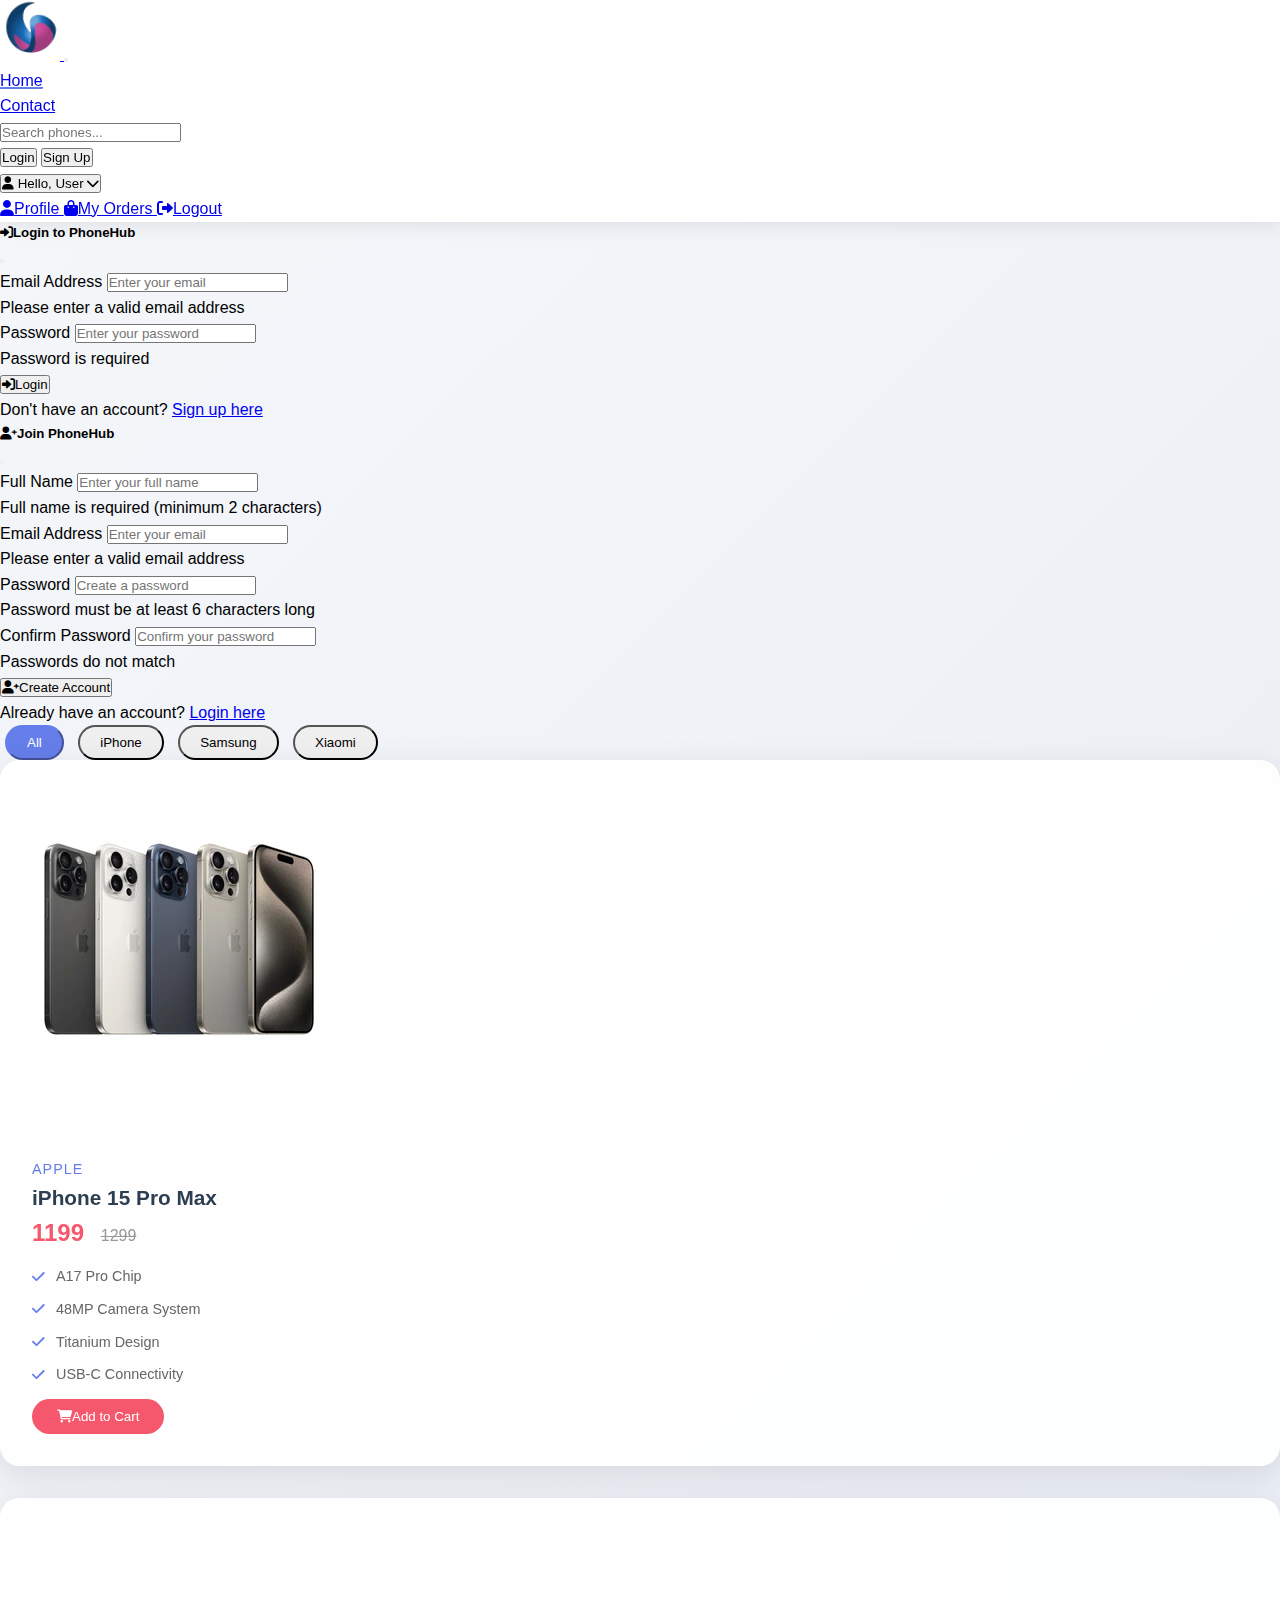
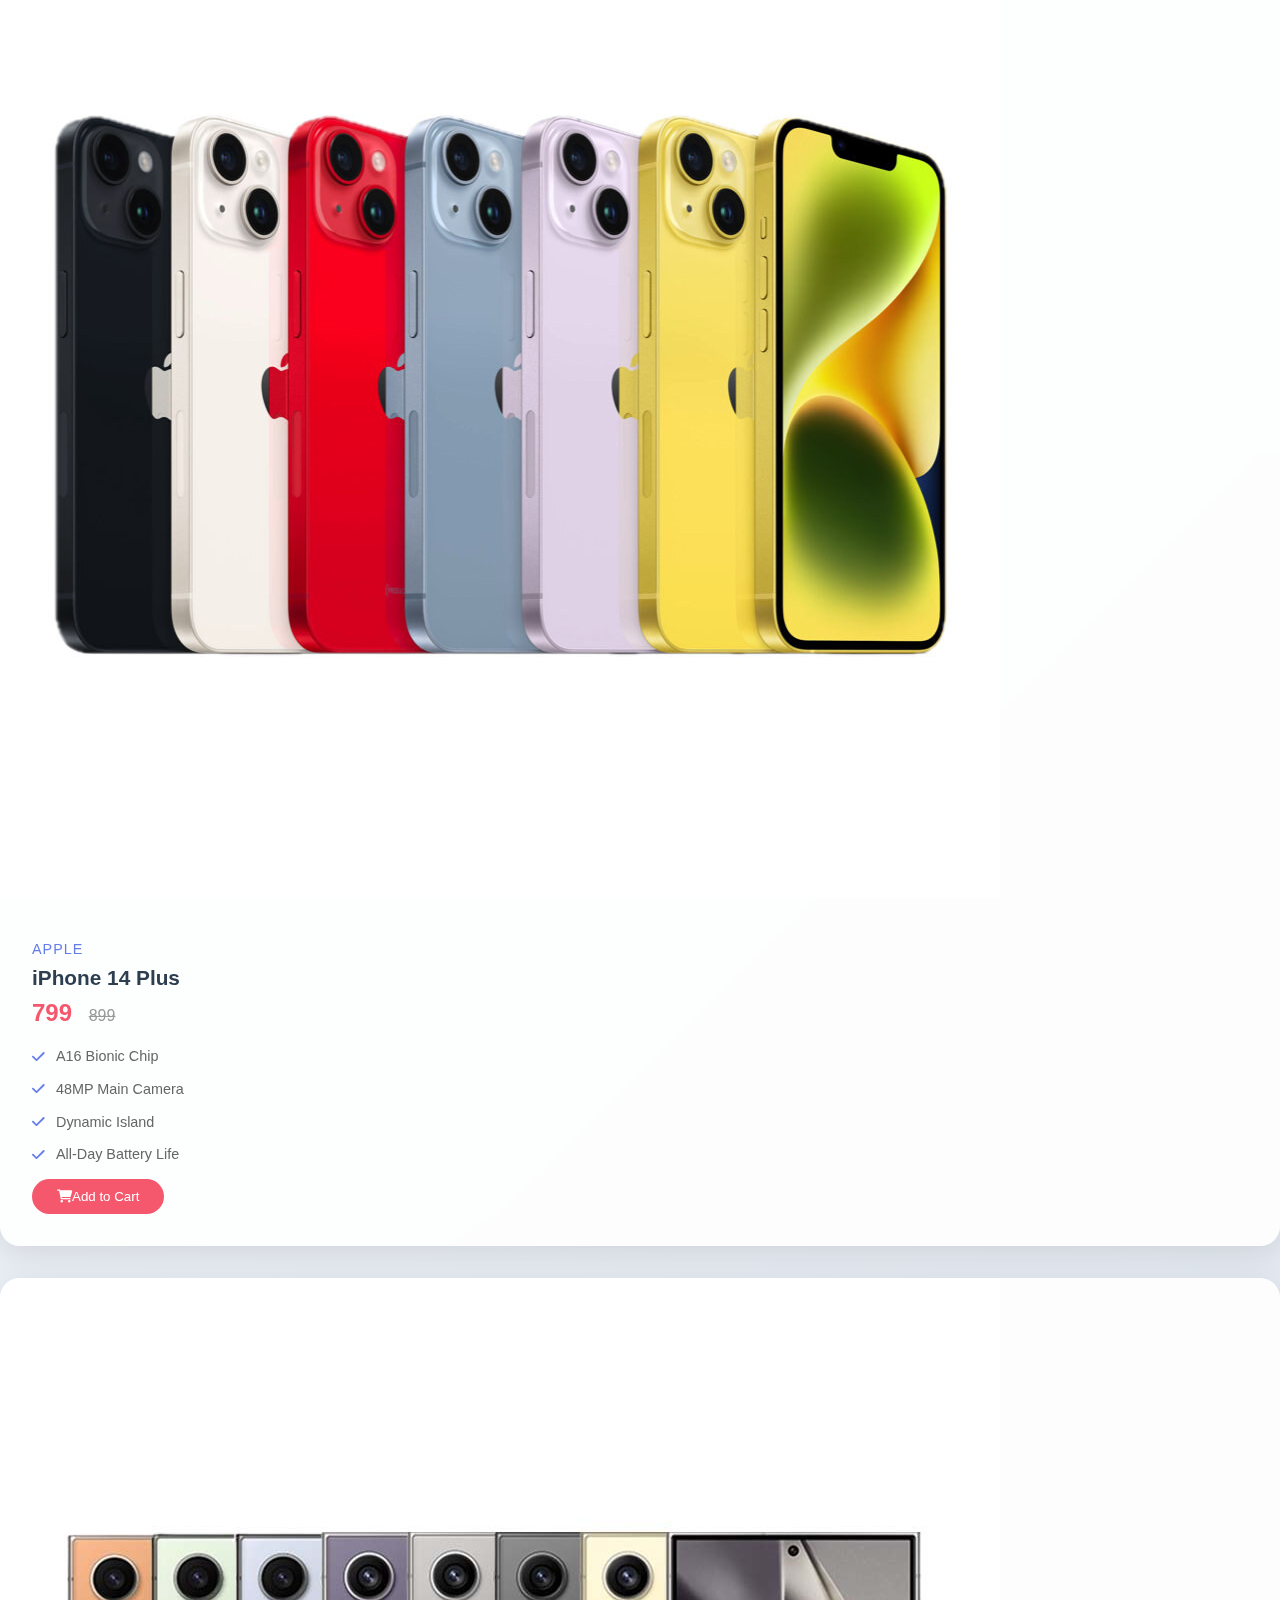
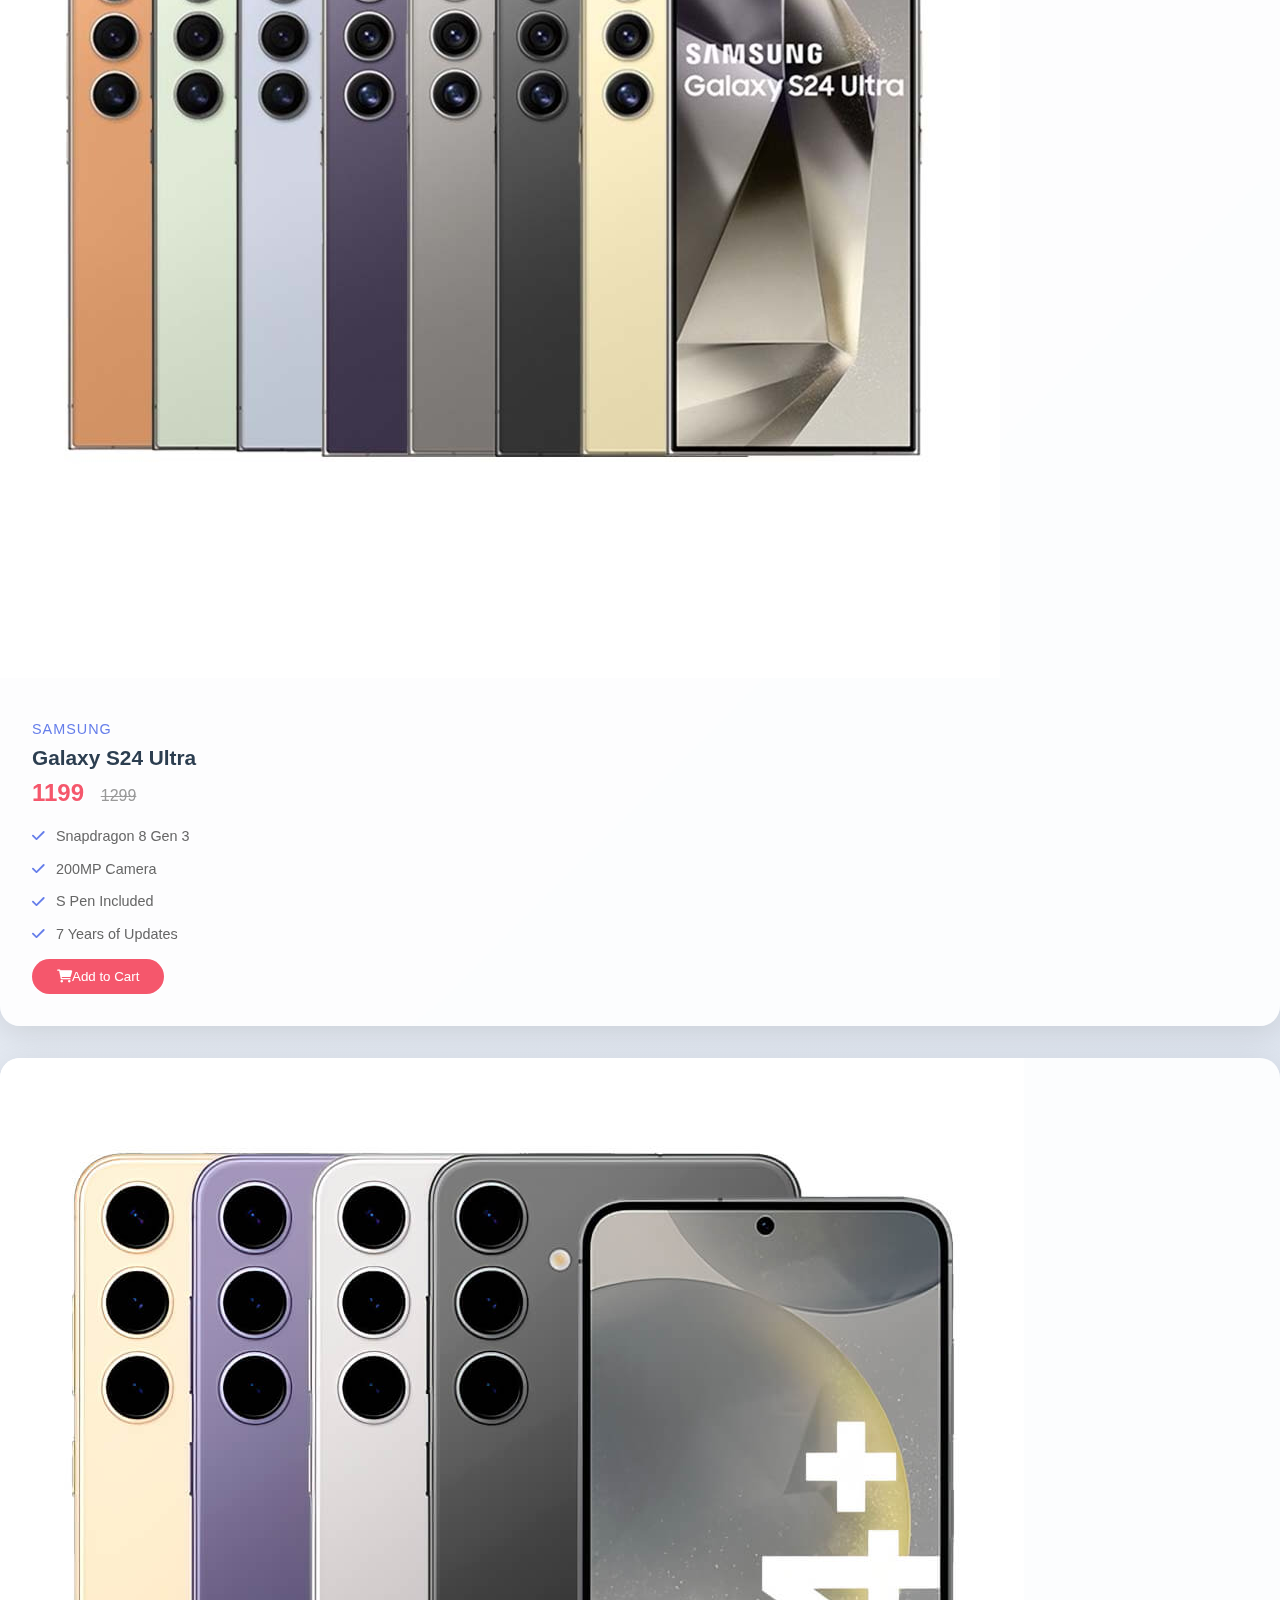
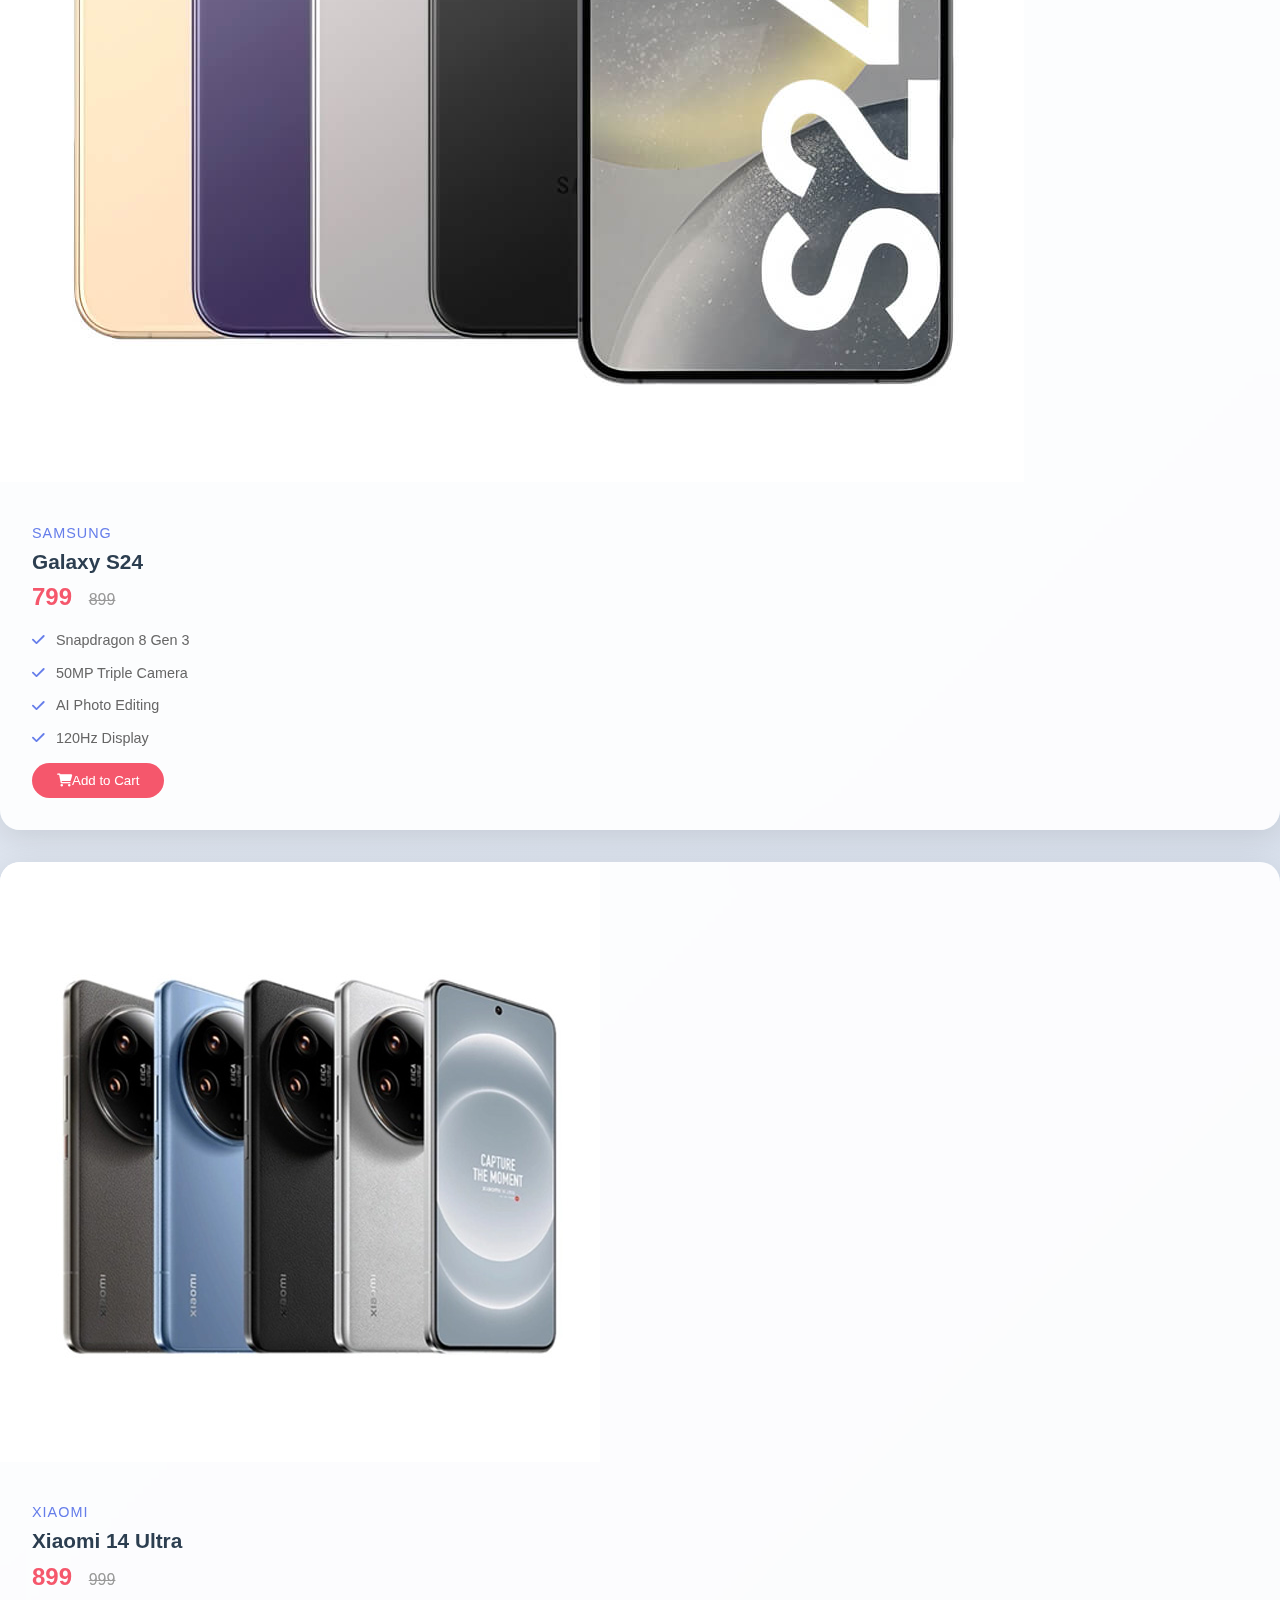
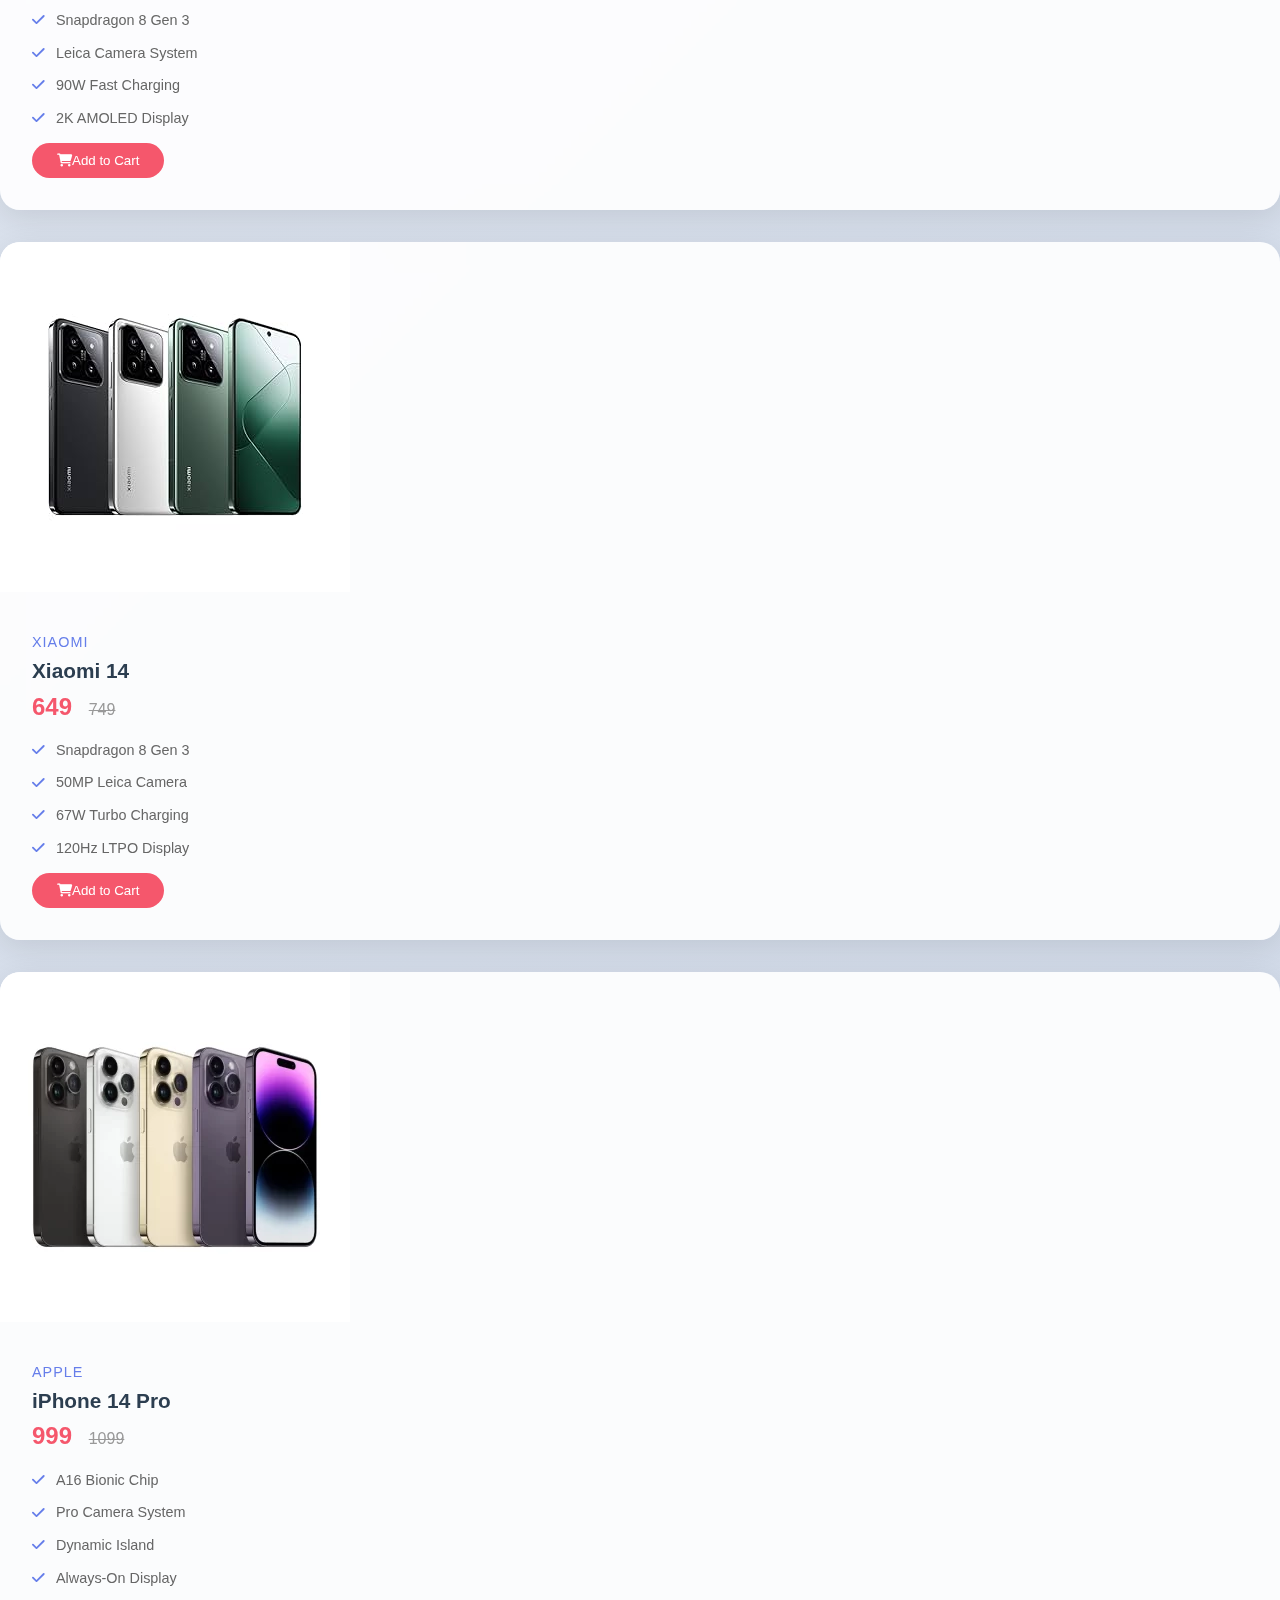
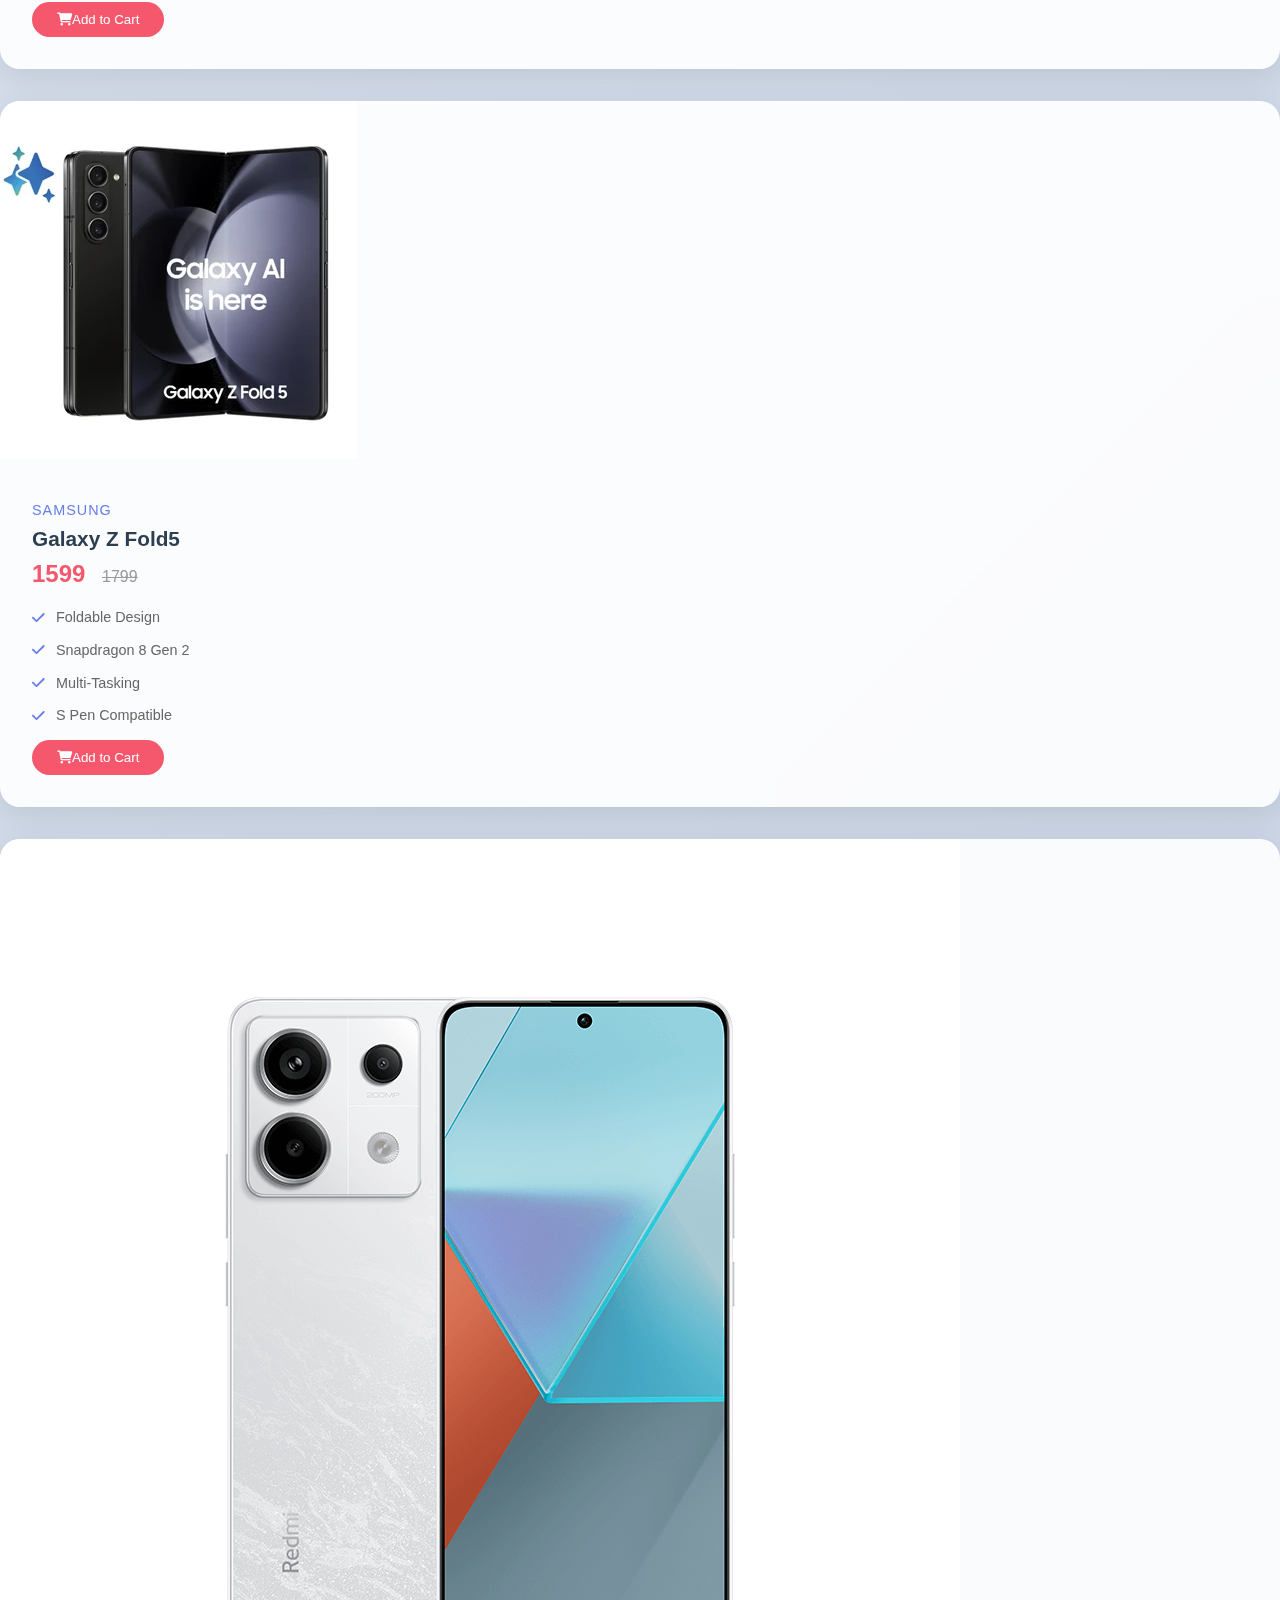
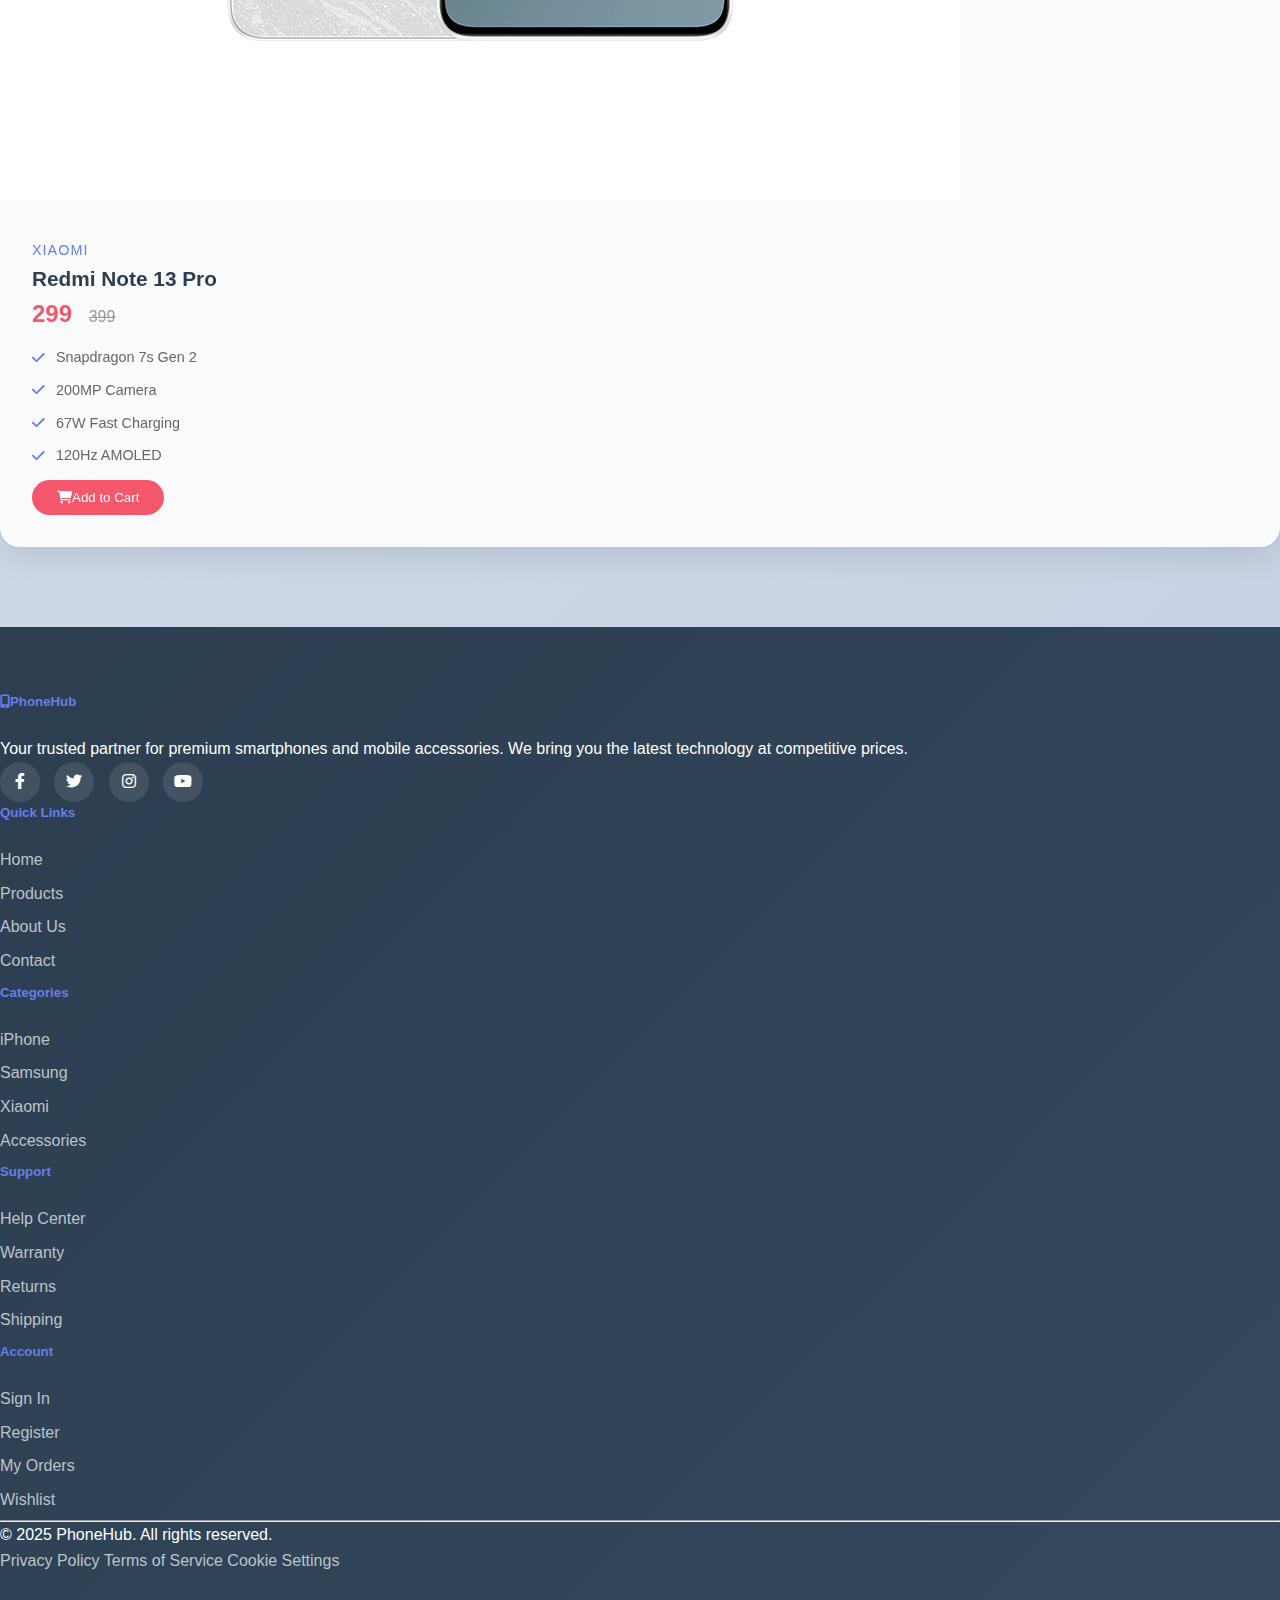
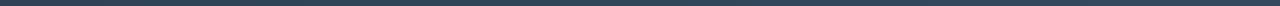
<file: index.html>
<!DOCTYPE html>
<html lang="en">
    <head>
        <meta charset="UTF-8" />
        <meta name="viewport" content="width=device-width, initial-scale=1.0" />
        <link
            href="https://cdn.jsdelivr.net/npm/bootstrap@5.3.7/dist/css/bootstrap.min.css"
            rel="stylesheet"
            integrity="sha384-LN+7fdVzj6u52u30Kp6M/trliBMCMKTyK833zpbD+pXdCLuTusPj697FH4R/5mcr"
            crossorigin="anonymous"
        />
        <link
            href="https://cdnjs.cloudflare.com/ajax/libs/font-awesome/6.0.0/css/all.min.css"
            rel="stylesheet"
        />
        <title>PhoneHub - Premium Mobile Store</title>
        <link rel="stylesheet" href="./css/styles.css" />
    </head>
    <body>
        <!-- Header -->
        <header>
            <nav class="navbar navbar-expand-lg bg-body-tertiary px-5">
                <div class="container-fluid">
                    <a class="navbar-brand" href="index.html">
                        <img
                            src="./assets/logo.png"
                            alt="logo"
                            style="width: 60px"
                        />
                    </a>

                    <!-- button for mobile -->
                    <button
                        class="navbar-toggler"
                        type="button"
                        data-bs-toggle="collapse"
                        data-bs-target="#navbarNav"
                        aria-controls="navbarNav"
                        aria-expanded="false"
                        aria-label="Toggle navigation"
                    >
                        <span class="navbar-toggler-icon"></span>
                    </button>

                    <div class="collapse navbar-collapse" id="navbarNav">
                        <ul class="navbar-nav me-auto mb-2 mb-lg-0 gap-3">
                            <li class="nav-item">
                                <a
                                    class="nav-link active"
                                    aria-current="page"
                                    href="#"
                                    >Home</a
                                >
                            </li>
                            <li class="nav-item">
                                <a class="nav-link" href="#">Contact</a>
                            </li>
                        </ul>

                        <form
                            class="d-flex mx-auto"
                            role="search"
                            style="width: 300px"
                        >
                            <input
                                class="form-control me-2"
                                type="search"
                                placeholder="Search phones..."
                                aria-label="Search"
                                id="searchInput"
                            />
                        </form>

                        <!-- Auth Buttons -->
                        <div class="auth-buttons d-flex ms-3" id="authButtons">
                            <button
                                class="btn btn-outline-secondary me-2"
                                onclick="showLoginModal()"
                            >
                                Login
                            </button>
                            <button
                                class="btn btn-primary"
                                onclick="showSignupModal()"
                            >
                                Sign Up
                            </button>
                        </div>

                        <!-- User Section -->
                        <div class="user-section ms-3" id="userSection">
                            <div class="user-dropdown">
                                <button
                                    class="user-info"
                                    onclick="toggleUserDropdown()"
                                >
                                    <i class="fas fa-user me-2"></i>
                                    <span id="userName">Hello, User</span>
                                    <i class="fas fa-chevron-down ms-2"></i>
                                </button>
                                <div
                                    class="dropdown-menu-custom"
                                    id="userDropdown"
                                >
                                    <a href="#" class="dropdown-item-custom">
                                        <i class="fas fa-user me-2"></i>Profile
                                    </a>
                                    <a
                                        href="cart.html"
                                        class="dropdown-item-custom"
                                    >
                                        <i class="fas fa-shopping-bag me-2"></i
                                        >My Orders
                                    </a>
                                    <a
                                        href="#"
                                        class="dropdown-item-custom"
                                        onclick="logout()"
                                    >
                                        <i class="fas fa-sign-out-alt me-2"></i
                                        >Logout
                                    </a>
                                </div>
                            </div>
                        </div>
                    </div>
                </div>
            </nav>
        </header>

        <!-- Login Modal -->
        <div
            class="modal fade"
            id="loginModal"
            tabindex="-1"
            aria-labelledby="loginModalLabel"
            aria-hidden="true"
        >
            <div class="modal-dialog modal-dialog-centered">
                <div class="modal-content">
                    <div class="modal-header">
                        <h5 class="modal-title" id="loginModalLabel">
                            <i class="fas fa-sign-in-alt me-2"></i>Login to
                            PhoneHub
                        </h5>
                        <button
                            type="button"
                            class="btn-close btn-close-white"
                            data-bs-dismiss="modal"
                            aria-label="Close"
                        ></button>
                    </div>
                    <div class="modal-body">
                        <form id="loginForm" novalidate>
                            <div class="mb-3">
                                <label for="loginEmail" class="form-label"
                                    >Email Address</label
                                >
                                <input
                                    type="email"
                                    class="form-control"
                                    id="loginEmail"
                                    placeholder="Enter your email"
                                    required
                                />
                                <div class="error-message" id="loginEmailError">
                                    Please enter a valid email address
                                </div>
                            </div>
                            <div class="mb-3">
                                <label for="loginPassword" class="form-label"
                                    >Password</label
                                >
                                <input
                                    type="password"
                                    class="form-control"
                                    id="loginPassword"
                                    placeholder="Enter your password"
                                    required
                                />
                                <div
                                    class="error-message"
                                    id="loginPasswordError"
                                >
                                    Password is required
                                </div>
                            </div>
                            <button type="submit" class="btn btn-auth">
                                <i class="fas fa-sign-in-alt me-2"></i>Login
                            </button>
                        </form>
                        <div class="text-center mt-3">
                            <p class="mb-0">
                                Don't have an account?
                                <a
                                    href="#"
                                    onclick="switchToSignup()"
                                    class="text-decoration-none"
                                    >Sign up here</a
                                >
                            </p>
                        </div>
                    </div>
                </div>
            </div>
        </div>

        <!-- Signup Modal -->
        <div
            class="modal fade"
            id="signupModal"
            tabindex="-1"
            aria-labelledby="signupModalLabel"
            aria-hidden="true"
        >
            <div class="modal-dialog modal-dialog-centered">
                <div class="modal-content">
                    <div class="modal-header">
                        <h5 class="modal-title" id="signupModalLabel">
                            <i class="fas fa-user-plus me-2"></i>Join PhoneHub
                        </h5>
                        <button
                            type="button"
                            class="btn-close btn-close-white"
                            data-bs-dismiss="modal"
                            aria-label="Close"
                        ></button>
                    </div>
                    <div class="modal-body">
                        <form id="signupForm" novalidate>
                            <div class="mb-3">
                                <label for="signupName" class="form-label"
                                    >Full Name</label
                                >
                                <input
                                    type="text"
                                    class="form-control"
                                    id="signupName"
                                    placeholder="Enter your full name"
                                    required
                                />
                                <div class="error-message" id="signupNameError">
                                    Full name is required (minimum 2 characters)
                                </div>
                            </div>
                            <div class="mb-3">
                                <label for="signupEmail" class="form-label"
                                    >Email Address</label
                                >
                                <input
                                    type="email"
                                    class="form-control"
                                    id="signupEmail"
                                    placeholder="Enter your email"
                                    required
                                />
                                <div
                                    class="error-message"
                                    id="signupEmailError"
                                >
                                    Please enter a valid email address
                                </div>
                            </div>
                            <div class="mb-3">
                                <label for="signupPassword" class="form-label"
                                    >Password</label
                                >
                                <input
                                    type="password"
                                    class="form-control"
                                    id="signupPassword"
                                    placeholder="Create a password"
                                    required
                                />
                                <div
                                    class="error-message"
                                    id="signupPasswordError"
                                >
                                    Password must be at least 6 characters long
                                </div>
                            </div>
                            <div class="mb-3">
                                <label for="confirmPassword" class="form-label"
                                    >Confirm Password</label
                                >
                                <input
                                    type="password"
                                    class="form-control"
                                    id="confirmPassword"
                                    placeholder="Confirm your password"
                                    required
                                />
                                <div
                                    class="error-message"
                                    id="confirmPasswordError"
                                >
                                    Passwords do not match
                                </div>
                            </div>
                            <button type="submit" class="btn btn-auth">
                                <i class="fas fa-user-plus me-2"></i>Create
                                Account
                            </button>
                        </form>
                        <div class="text-center mt-3">
                            <p class="mb-0">
                                Already have an account?
                                <a
                                    href="#"
                                    onclick="switchToLogin()"
                                    class="text-decoration-none"
                                    >Login here</a
                                >
                            </p>
                        </div>
                    </div>
                </div>
            </div>
        </div>

        <!-- Main Content -->
        <main>
            <section class="py-5" id="products">
                <div class="container">
                    <!-- Filter Buttons -->
                    <div class="text-center mb-4">
                        <div class="btn-group" role="group">
                            <button
                                type="button"
                                class="btn btn-outline-primary filter-btn active"
                                data-filter="all"
                            >
                                All
                            </button>
                            <button
                                type="button"
                                class="btn btn-outline-primary filter-btn"
                                data-filter="iphone"
                            >
                                iPhone
                            </button>
                            <button
                                type="button"
                                class="btn btn-outline-primary filter-btn"
                                data-filter="samsung"
                            >
                                Samsung
                            </button>
                            <button
                                type="button"
                                class="btn btn-outline-primary filter-btn"
                                data-filter="xiaomi"
                            >
                                Xiaomi
                            </button>
                        </div>
                    </div>

                    <!-- Products -->
                    <div class="row" id="productsContainer"></div>
                </div>
            </section>
        </main>

        <!-- Footer -->
        <footer class="footer">
            <div class="container">
                <div class="row">
                    <div class="col-md-4 mb-4">
                        <h5><i class="fas fa-mobile-alt me-2"></i>PhoneHub</h5>
                        <p class="mb-3">
                            Your trusted partner for premium smartphones and
                            mobile accessories. We bring you the latest
                            technology at competitive prices.
                        </p>
                        <div class="social-icons">
                            <a href="#"><i class="fab fa-facebook-f"></i></a>
                            <a href="#"><i class="fab fa-twitter"></i></a>
                            <a href="#"><i class="fab fa-instagram"></i></a>
                            <a href="#"><i class="fab fa-youtube"></i></a>
                        </div>
                    </div>
                    <div class="col-md-2 mb-4">
                        <h5>Quick Links</h5>
                        <ul class="list-unstyled">
                            <li><a href="#">Home</a></li>
                            <li><a href="#">Products</a></li>
                            <li><a href="#">About Us</a></li>
                            <li><a href="#">Contact</a></li>
                        </ul>
                    </div>
                    <div class="col-md-2 mb-4">
                        <h5>Categories</h5>
                        <ul class="list-unstyled">
                            <li><a href="#">iPhone</a></li>
                            <li><a href="#">Samsung</a></li>
                            <li><a href="#">Xiaomi</a></li>
                            <li><a href="#">Accessories</a></li>
                        </ul>
                    </div>
                    <div class="col-md-2 mb-4">
                        <h5>Support</h5>
                        <ul class="list-unstyled">
                            <li><a href="#">Help Center</a></li>
                            <li><a href="#">Warranty</a></li>
                            <li><a href="#">Returns</a></li>
                            <li><a href="#">Shipping</a></li>
                        </ul>
                    </div>
                    <div class="col-md-2 mb-4">
                        <h5>Account</h5>
                        <ul class="list-unstyled">
                            <li><a href="#">Sign In</a></li>
                            <li><a href="#">Register</a></li>
                            <li><a href="#">My Orders</a></li>
                            <li><a href="#">Wishlist</a></li>
                        </ul>
                    </div>
                </div>
                <hr class="my-4" />
                <div class="row align-items-center">
                    <div class="col-md-6">
                        <p class="mb-0">
                            &copy; 2025 PhoneHub. All rights reserved.
                        </p>
                    </div>
                    <div class="col-md-6 text-md-end">
                        <p class="mb-0">
                            <a href="#" class="me-3">Privacy Policy</a>
                            <a href="#" class="me-3">Terms of Service</a>
                            <a href="#">Cookie Settings</a>
                        </p>
                    </div>
                </div>
            </div>
        </footer>

        <script
            src="https://cdn.jsdelivr.net/npm/bootstrap@5.3.7/dist/js/bootstrap.bundle.min.js"
            integrity="sha384-ndDqU0Gzau9qJ1lfW4pNLlhNTkCfHzAVBReH9diLvGRem5+R9g2FzA8ZGN954O5Q"
            crossorigin="anonymous"
        ></script>

        <script src="./js/script.js"></script>
    </body>
</html>
</file>
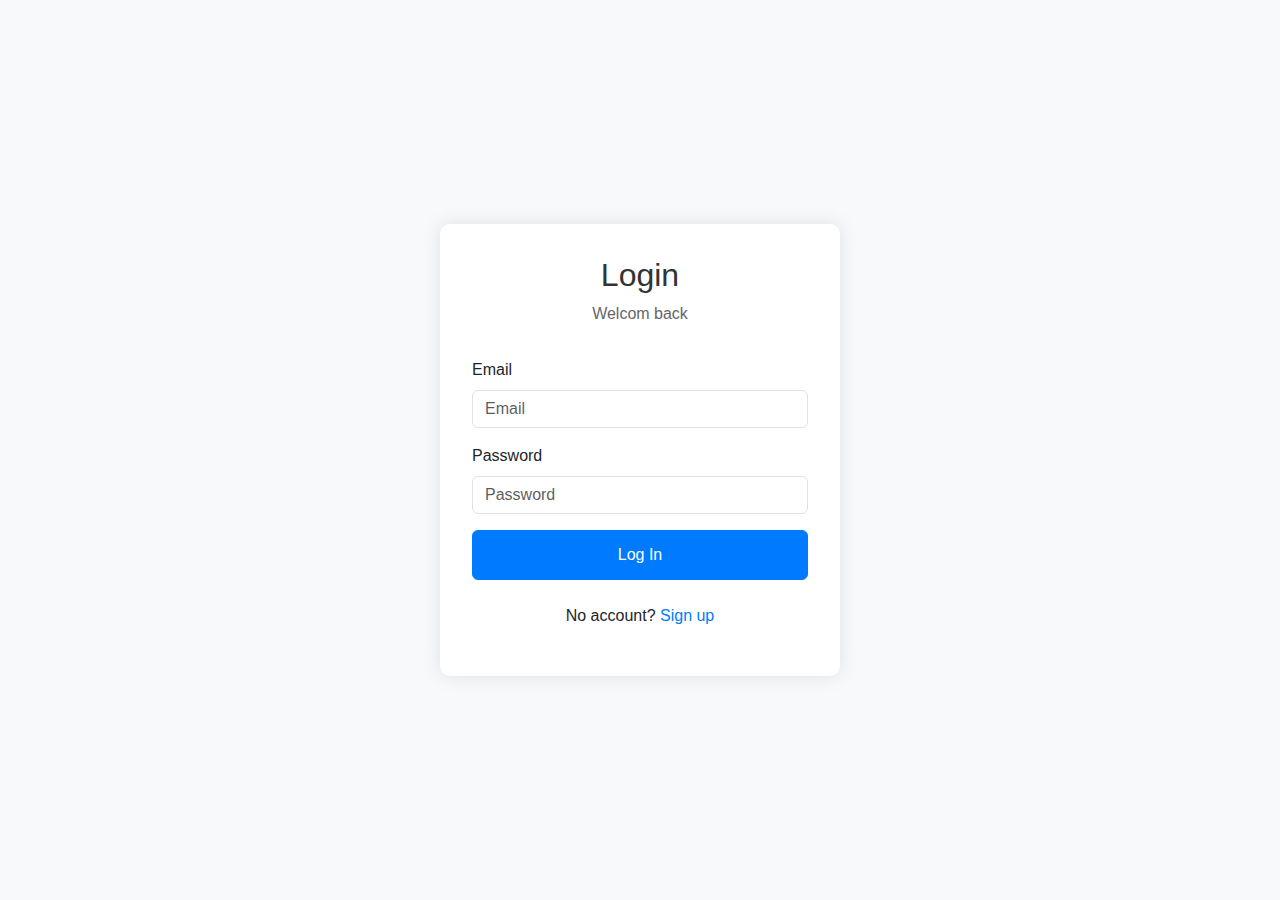
<file: auth.html>
<!DOCTYPE html>
<html lang="vi">
    <head>
        <meta charset="UTF-8" />
        <meta name="viewport" content="width=device-width, initial-scale=1.0" />
        <title>Đăng Nhập - Đăng Ký</title>
        <link
            href="https://cdnjs.cloudflare.com/ajax/libs/bootstrap/5.3.0/css/bootstrap.min.css"
            rel="stylesheet"
        />
        <link rel="stylesheet" href="./css/auth.css" />
    </head>
    <body>
        <div class="auth-container">
            <div class="auth-card">
                <!-- Form Đăng Nhập -->
                <div id="loginForm">
                    <div class="auth-header">
                        <h2>Login</h2>
                        <p>Welcom back</p>
                    </div>

                    <form id="loginFormElement">
                        <div class="form-group">
                            <label for="loginEmail" class="form-label"
                                >Email</label
                            >
                            <input
                                type="email"
                                class="form-control"
                                id="loginEmail"
                                placeholder="Email"
                            />
                            <div
                                class="error-message"
                                id="loginEmailError"
                            ></div>
                        </div>

                        <div class="form-group">
                            <label for="loginPassword" class="form-label"
                                >Password</label
                            >
                            <input
                                type="password"
                                class="form-control"
                                id="loginPassword"
                                placeholder="Password"
                            />
                            <div
                                class="error-message"
                                id="loginPasswordError"
                            ></div>
                        </div>

                        <div class="success-message" id="loginSuccess"></div>
                        <div class="error-message" id="loginGeneralError"></div>

                        <button type="submit" class="btn btn-primary">
                            Log In
                        </button>
                    </form>

                    <div class="switch-form">
                        <p>
                            No account?
                            <a href="#" id="showSignup">Sign up</a>
                        </p>
                    </div>
                </div>

                <!-- Form Đăng Ký -->
                <div id="signupForm" class="hidden">
                    <div class="auth-header">
                        <h2>Sign Up</h2>
                    </div>

                    <form id="signupFormElement">
                        <div class="form-group">
                            <label for="signupName" class="form-label"
                                >Username</label
                            >
                            <input
                                type="text"
                                class="form-control"
                                id="signupName"
                                placeholder="Username"
                            />
                            <div
                                class="error-message"
                                id="signupNameError"
                            ></div>
                        </div>

                        <div class="form-group">
                            <label for="signupEmail" class="form-label"
                                >Email</label
                            >
                            <input
                                type="email"
                                class="form-control"
                                id="signupEmail"
                                placeholder="email"
                            />
                            <div
                                class="error-message"
                                id="signupEmailError"
                            ></div>
                        </div>

                        <div class="form-group">
                            <label for="signupPassword" class="form-label"
                                >Password</label
                            >
                            <input
                                type="password"
                                class="form-control"
                                id="signupPassword"
                                placeholder="Password"
                            />
                            <div
                                class="error-message"
                                id="signupPasswordError"
                            ></div>
                        </div>

                        <div class="form-group">
                            <label
                                for="signupConfirmPassword"
                                class="form-label"
                                >Confirm password</label
                            >
                            <input
                                type="password"
                                class="form-control"
                                id="signupConfirmPassword"
                                placeholder="Confirm password"
                            />
                            <div
                                class="error-message"
                                id="signupConfirmPasswordError"
                            ></div>
                        </div>

                        <div class="success-message" id="signupSuccess"></div>
                        <div
                            class="error-message"
                            id="signupGeneralError"
                        ></div>

                        <button type="submit" class="btn btn-primary">
                            Sign Up
                        </button>
                    </form>

                    <div class="switch-form">
                        <p>
                            Have account?
                            <a href="#" id="showLogin">Login</a>
                        </p>
                    </div>
                </div>
            </div>
        </div>

        <script src="https://cdnjs.cloudflare.com/ajax/libs/bootstrap/5.3.0/js/bootstrap.bundle.min.js"></script>
        <script src="./js//auth.js"></script>
    </body>
</html>
</file>
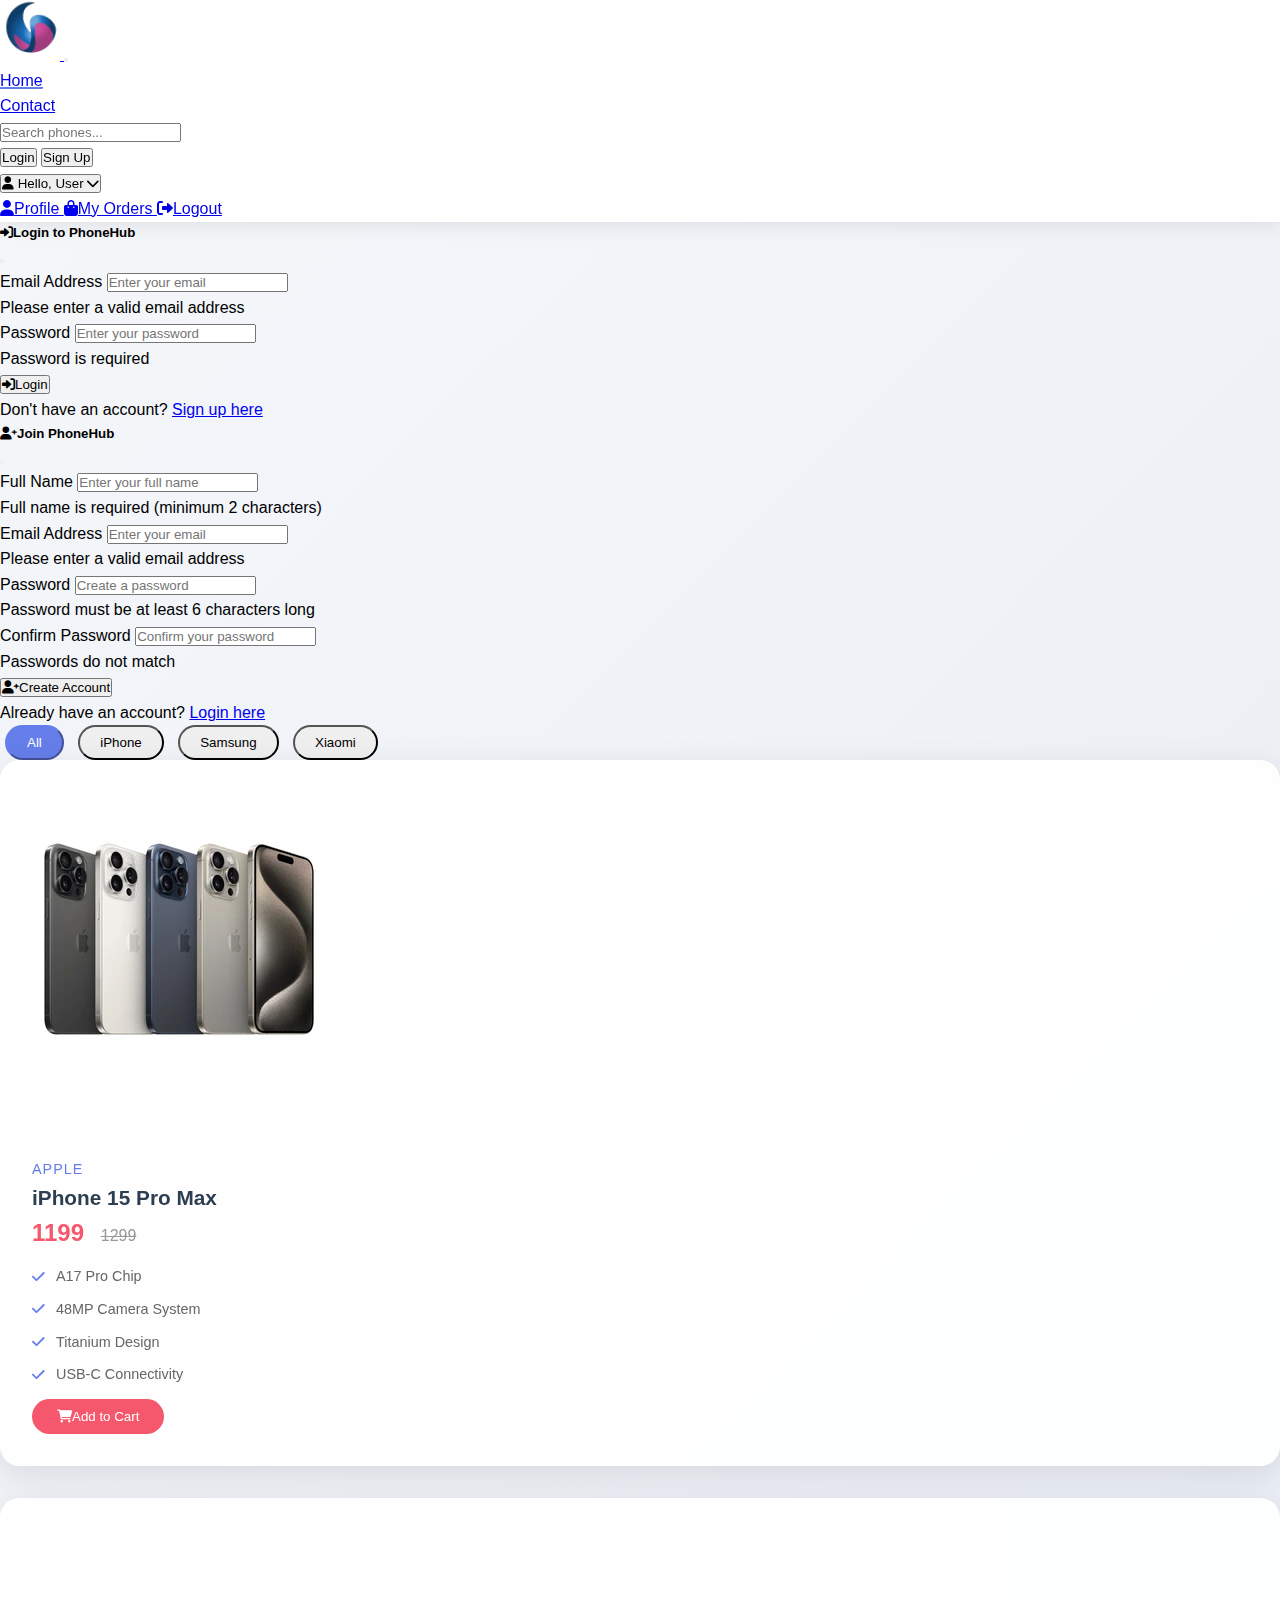
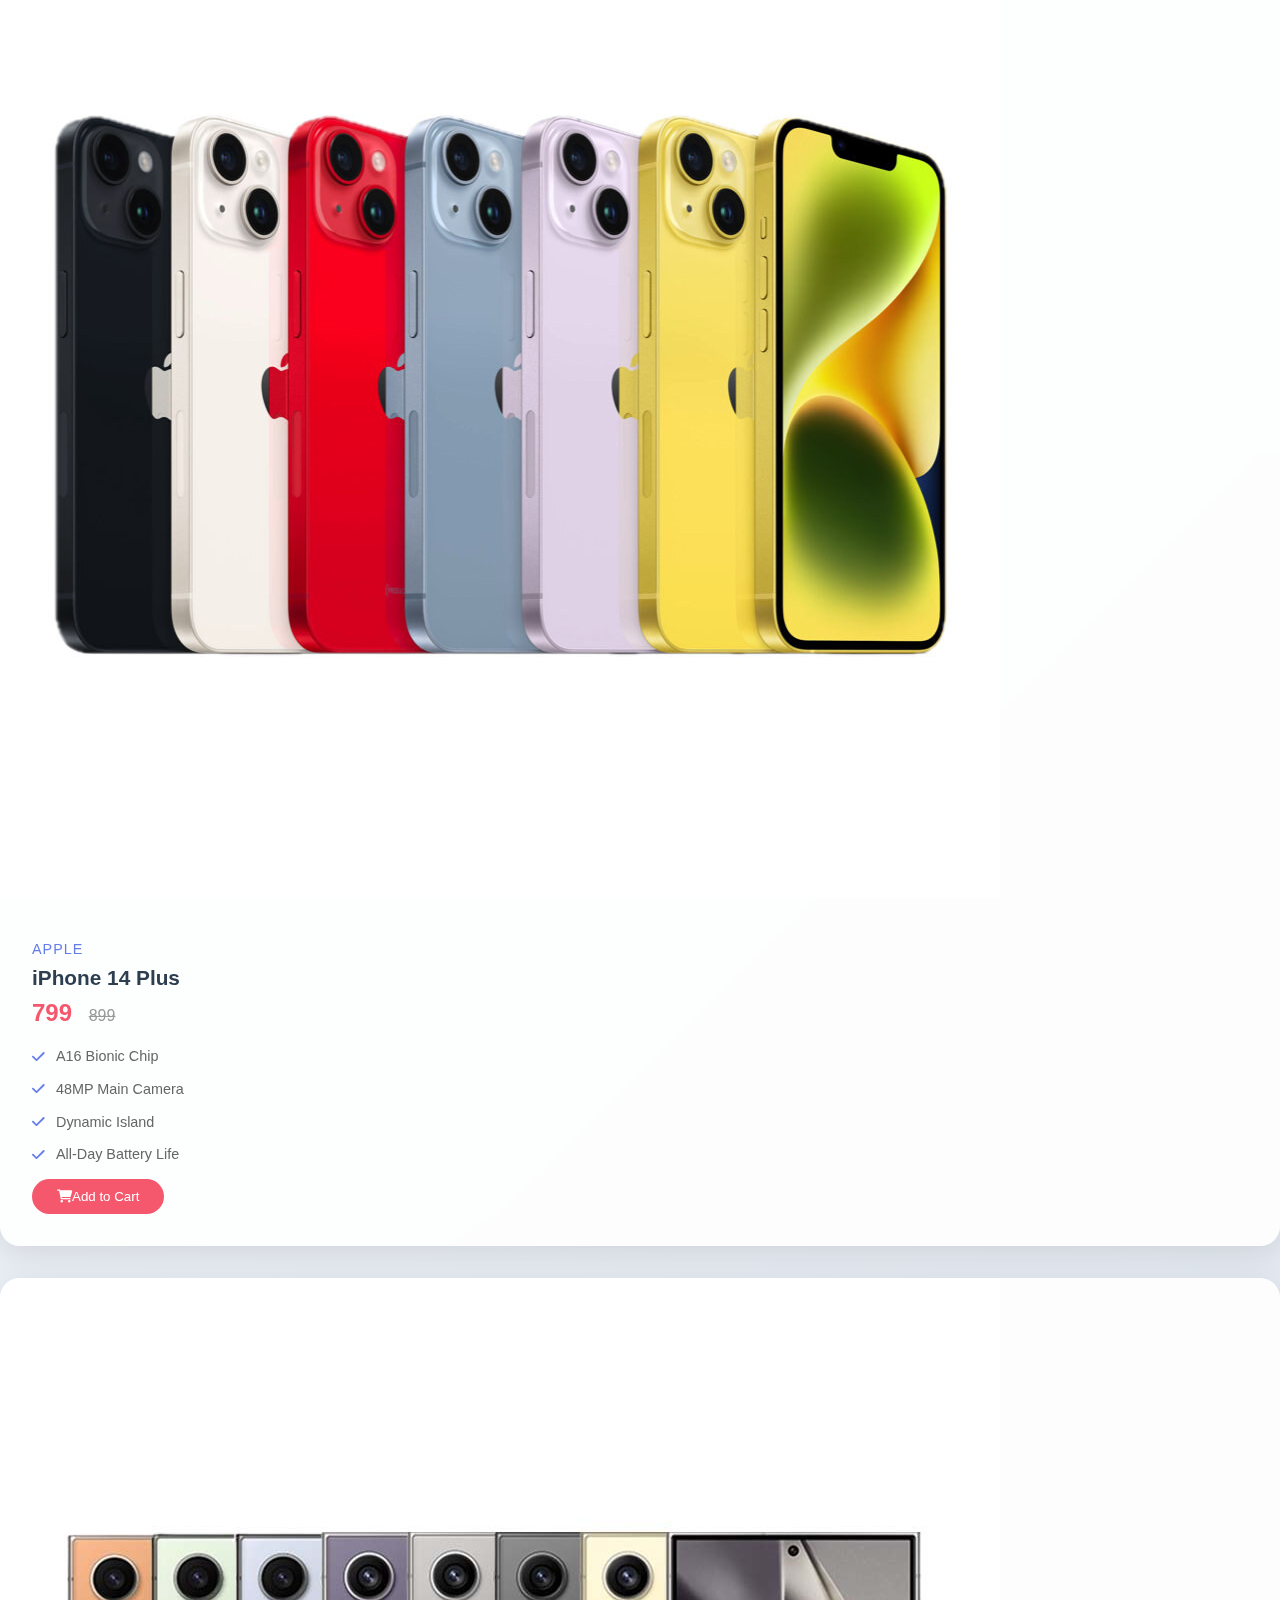
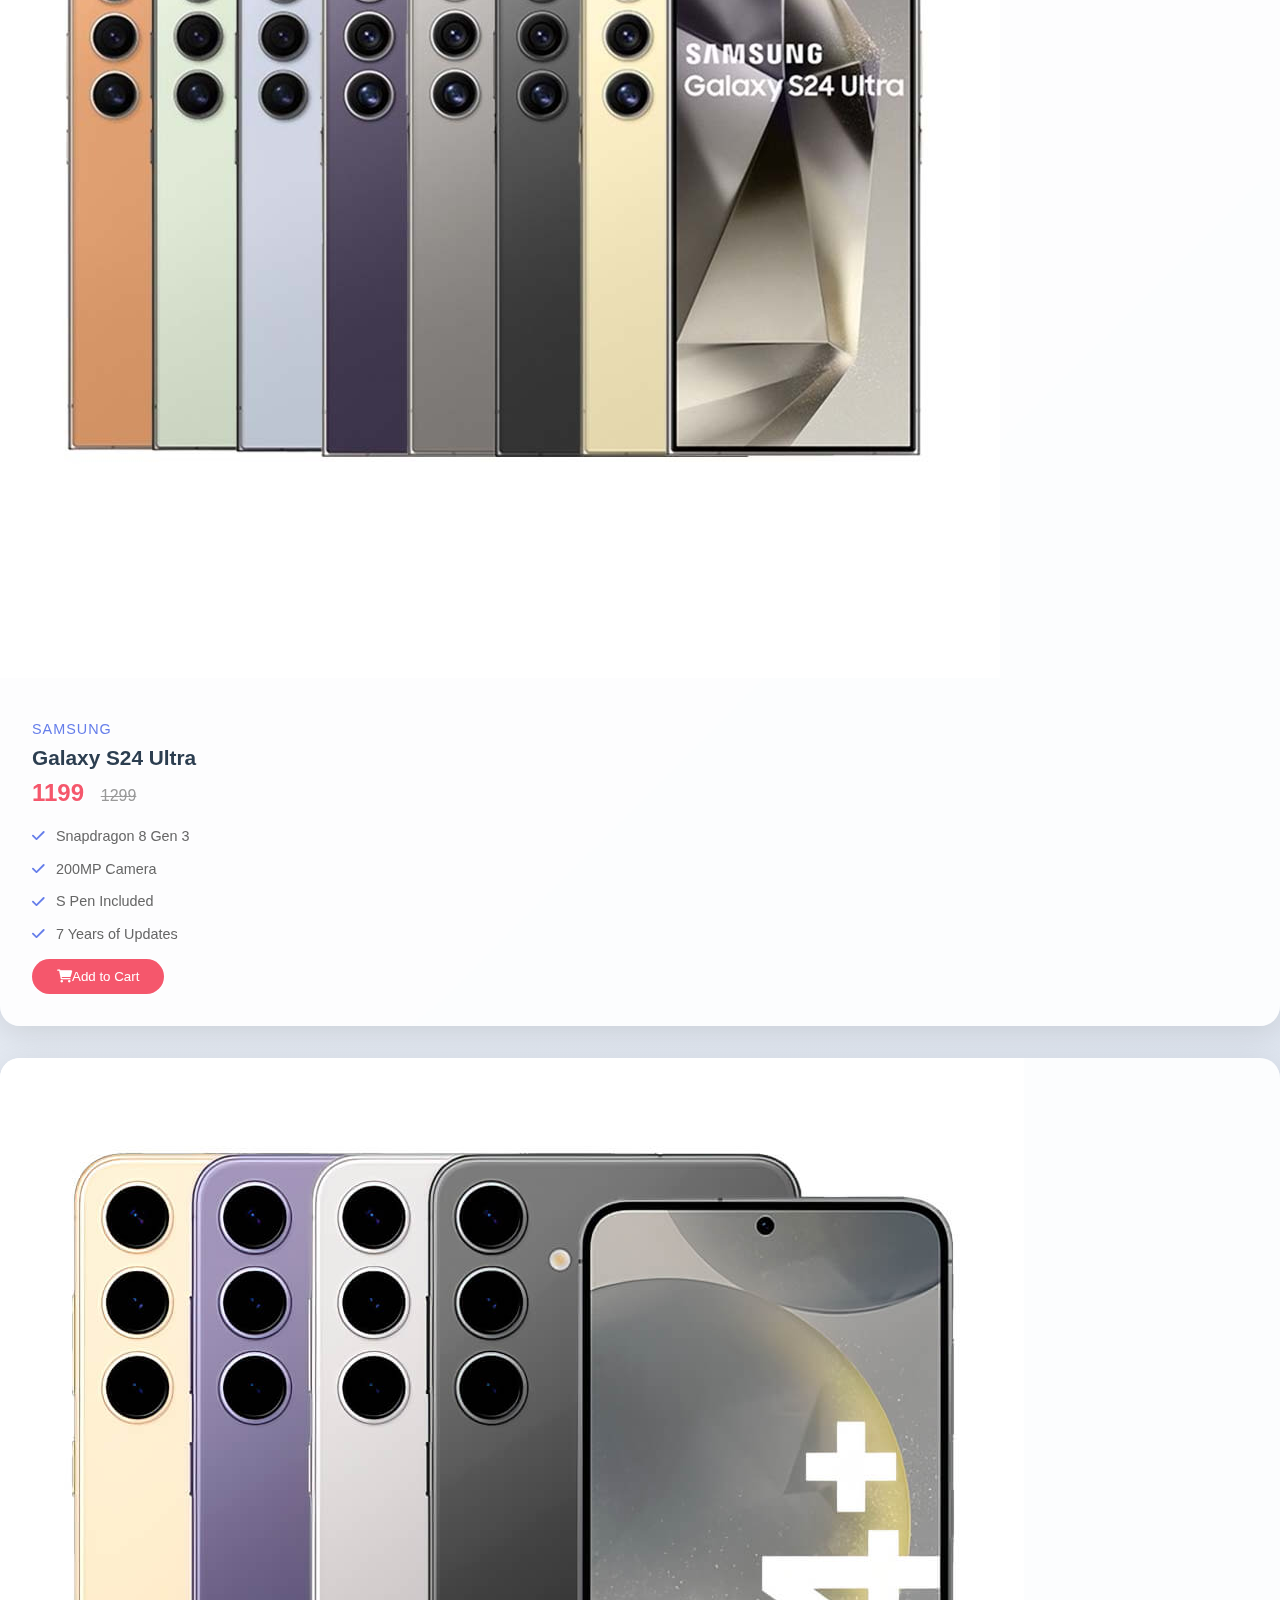
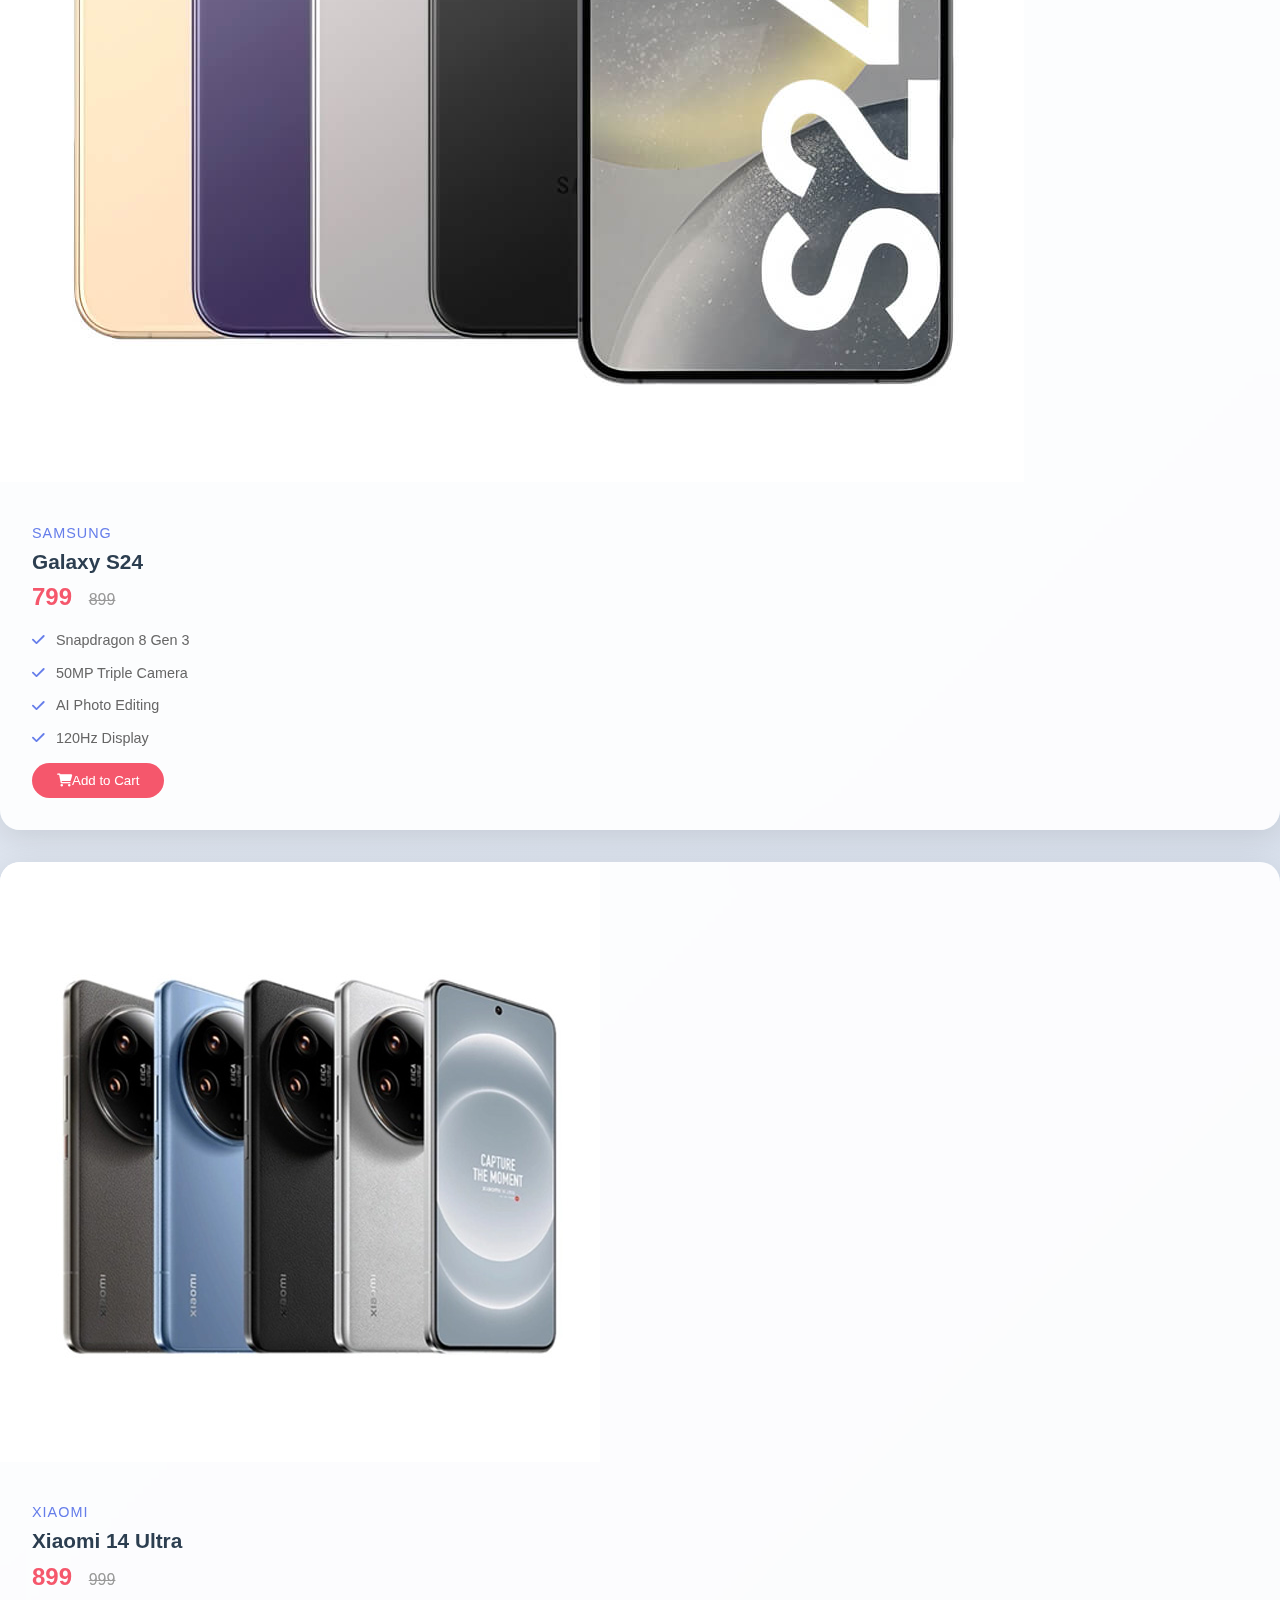
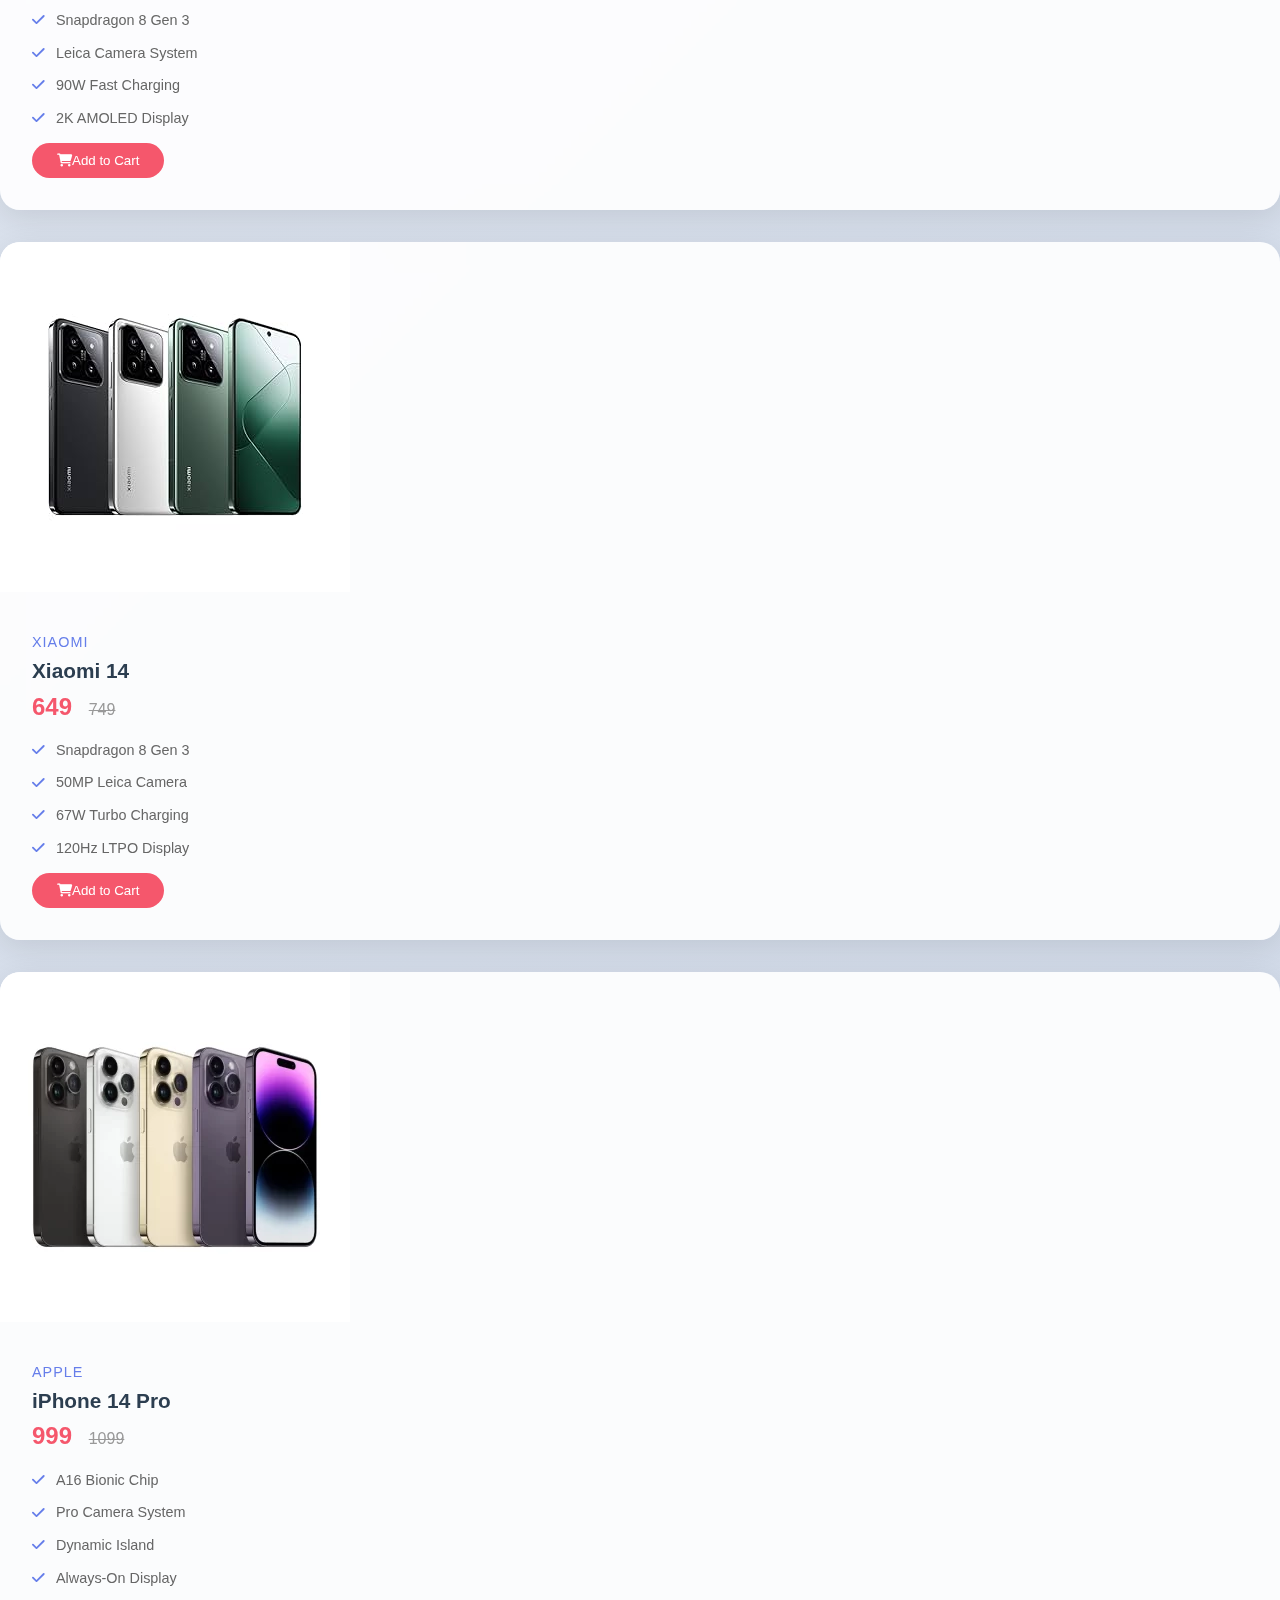
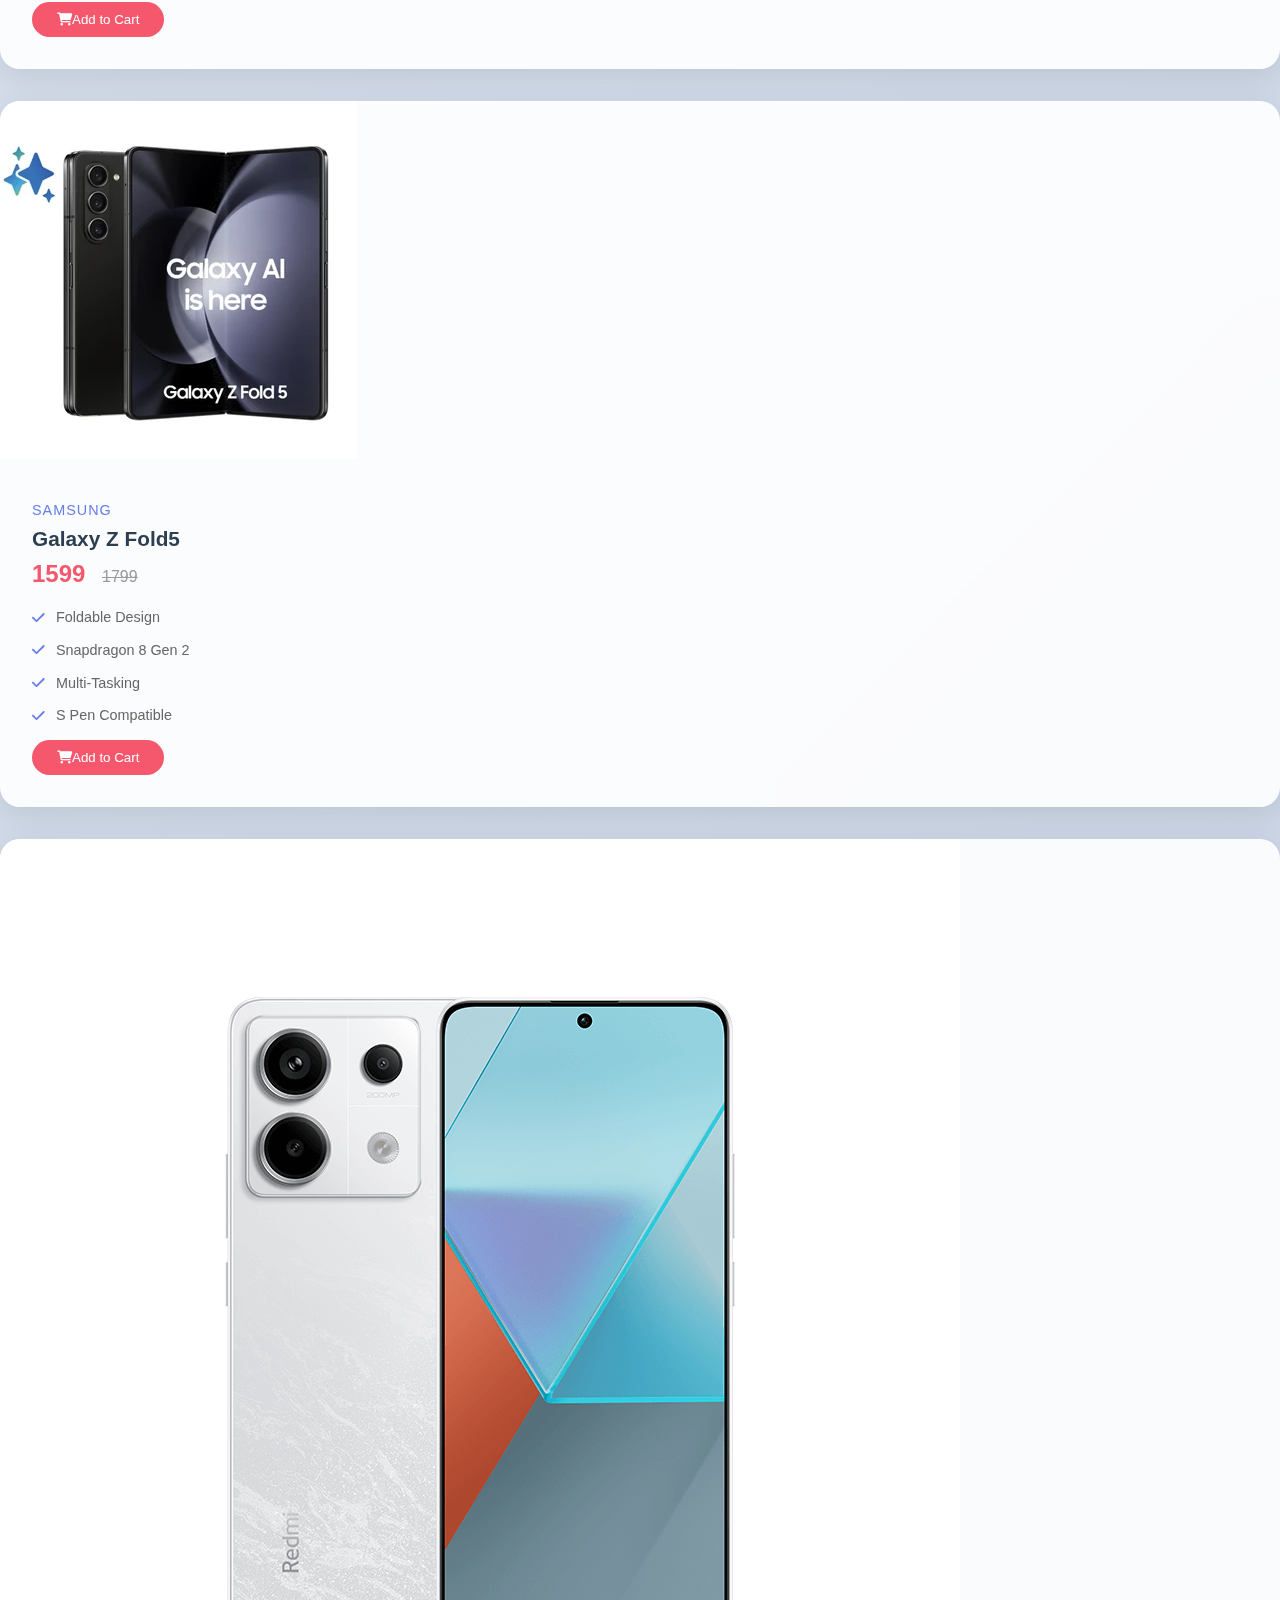
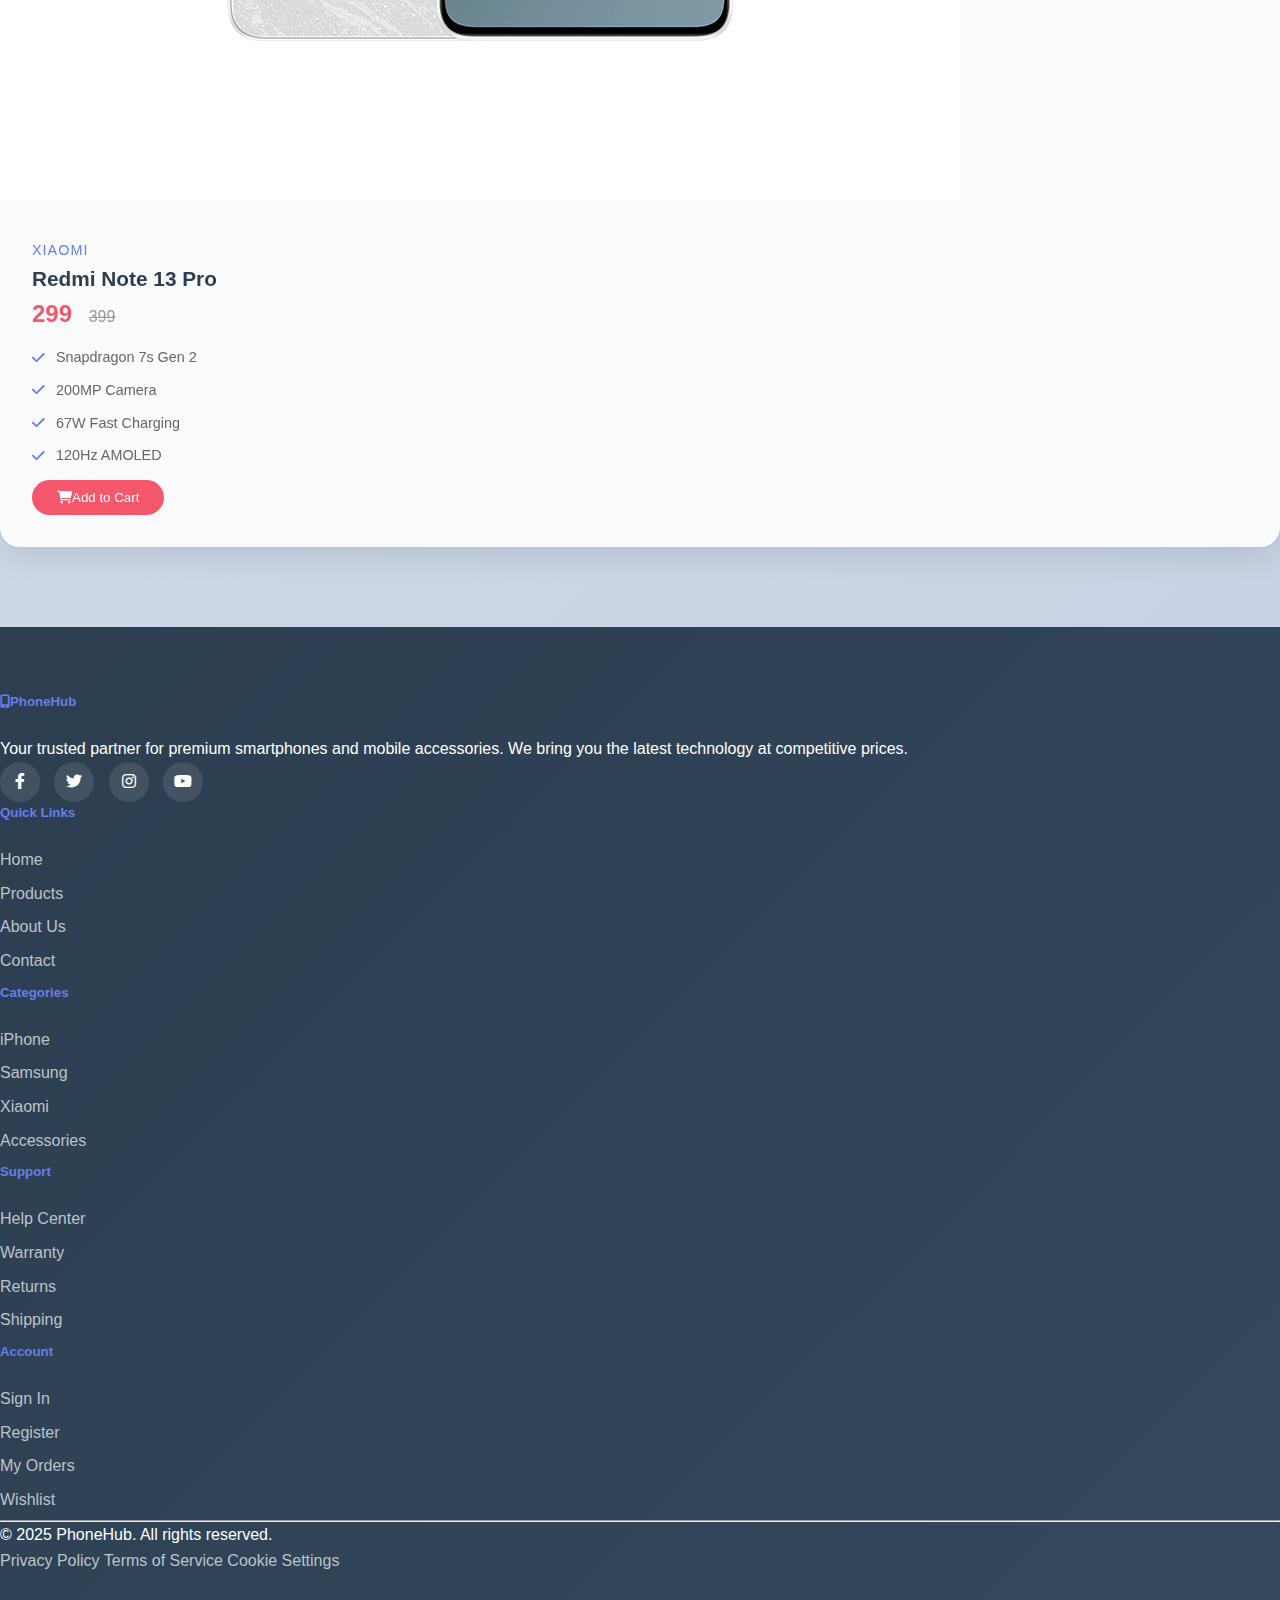
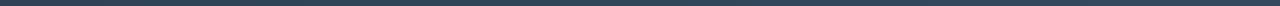
<file: cart.html>
<!DOCTYPE html>
<html lang="en">
    <head>
        <meta charset="UTF-8" />
        <meta name="viewport" content="width=device-width, initial-scale=1.0" />
        <link
            href="https://cdn.jsdelivr.net/npm/bootstrap@5.3.7/dist/css/bootstrap.min.css"
            rel="stylesheet"
            integrity="sha384-LN+7fdVzj6u52u30Kp6M/trliBMCMKTyK833zpbD+pXdCLuTusPj697FH4R/5mcr"
            crossorigin="anonymous"
        />
        <link
            href="https://cdnjs.cloudflare.com/ajax/libs/font-awesome/6.0.0/css/all.min.css"
            rel="stylesheet"
        />
        <title>PhoneHub - Shopping Cart</title>
        <link rel="stylesheet" href="./css/styles.css" />
        <style>
            .cart-container {
                min-height: 60vh;
                padding: 2rem 0;
            }

            .cart-item {
                border: 1px solid #e0e0e0;
                border-radius: 12px;
                padding: 20px;
                margin-bottom: 20px;
                background: white;
                transition: all 0.3s ease;
            }

            .cart-item:hover {
                box-shadow: 0 4px 15px rgba(0, 0, 0, 0.1);
                transform: translateY(-2px);
            }

            .cart-item img {
                width: 80px;
                height: 80px;
                object-fit: cover;
                border-radius: 8px;
            }

            .quantity-controls {
                display: flex;
                align-items: center;
                gap: 10px;
            }

            .quantity-btn {
                background: #f8f9fa;
                border: 1px solid #dee2e6;
                width: 35px;
                height: 35px;
                border-radius: 50%;
                display: flex;
                align-items: center;
                justify-content: center;
                cursor: pointer;
                transition: all 0.3s ease;
            }

            .quantity-btn:hover {
                background: #e9ecef;
                transform: scale(1.1);
            }

            .quantity-input {
                width: 60px;
                text-align: center;
                border: 1px solid #dee2e6;
                border-radius: 6px;
                padding: 5px;
            }

            .cart-summary {
                background: linear-gradient(135deg, #667eea 0%, #764ba2 100%);
                color: white;
                border-radius: 15px;
                padding: 25px;
                box-shadow: 0 8px 25px rgba(0, 0, 0, 0.15);
            }

            .summary-row {
                display: flex;
                justify-content: space-between;
                margin-bottom: 15px;
                font-size: 16px;
            }

            .summary-total {
                border-top: 2px solid rgba(255, 255, 255, 0.2);
                padding-top: 15px;
                font-size: 20px;
                font-weight: bold;
            }

            .btn-checkout {
                background: linear-gradient(45deg, #ff6b6b, #ffa500);
                border: none;
                color: white;
                padding: 12px 30px;
                border-radius: 25px;
                font-weight: 600;
                transition: all 0.3s ease;
                width: 100%;
                margin-top: 20px;
            }

            .btn-checkout:hover {
                transform: translateY(-2px);
                box-shadow: 0 8px 25px rgba(255, 107, 107, 0.3);
                color: white;
            }

            .empty-cart {
                text-align: center;
                padding: 60px 20px;
                color: #6c757d;
            }

            .empty-cart i {
                font-size: 4rem;
                margin-bottom: 20px;
                color: #dee2e6;
            }

            .bill-modal .modal-content {
                border-radius: 15px;
                border: none;
                box-shadow: 0 10px 30px rgba(0, 0, 0, 0.2);
            }

            .bill-header {
                background: linear-gradient(135deg, #667eea 0%, #764ba2 100%);
                color: white;
                border-radius: 15px 15px 0 0;
                padding: 25px;
                text-align: center;
            }

            .bill-item {
                border-bottom: 1px solid #f1f3f4;
                padding: 15px 0;
            }

            .bill-item:last-child {
                border-bottom: none;
            }

            .bill-total {
                background: #f8f9fa;
                border-radius: 10px;
                padding: 20px;
                margin-top: 20px;
                border: 2px solid #e9ecef;
            }

            .back-to-shop {
                position: fixed;
                top: 20px;
                left: 20px;
                z-index: 1000;
                background: linear-gradient(45deg, #667eea, #764ba2);
                color: white;
                border: none;
                padding: 10px 20px;
                border-radius: 25px;
                text-decoration: none;
                transition: all 0.3s ease;
            }

            .back-to-shop:hover {
                transform: translateY(-2px);
                box-shadow: 0 5px 15px rgba(102, 126, 234, 0.4);
                color: white;
            }
        </style>
    </head>
    <body>
        <!-- Back to Shop Button -->
        <a href="index.html" class="back-to-shop">
            <i class="fas fa-arrow-left me-2"></i>Back to Shop
        </a>

        <!-- Header -->
        <header>
            <nav class="navbar navbar-expand-lg bg-body-tertiary px-5">
                <div class="container-fluid">
                    <a class="navbar-brand" href="index.html">
                        <img
                            src="./assets/logo.png"
                            alt="logo"
                            style="width: 60px"
                        />
                    </a>

                    <div class="d-flex align-items-center">
                        <h4 class="mb-0 me-4">
                            <i class="fas fa-shopping-cart me-2"></i>Shopping
                            Cart
                        </h4>

                        <!-- User Section -->
                        <div class="user-section" id="userSection">
                            <div class="user-dropdown">
                                <button
                                    class="user-info"
                                    onclick="toggleUserDropdown()"
                                >
                                    <i class="fas fa-user me-2"></i>
                                    <span id="userName">Hello, User</span>
                                    <i class="fas fa-chevron-down ms-2"></i>
                                </button>
                                <div
                                    class="dropdown-menu-custom"
                                    id="userDropdown"
                                >
                                    <a href="#" class="dropdown-item-custom">
                                        <i class="fas fa-user me-2"></i>Profile
                                    </a>
                                    <a href="#" class="dropdown-item-custom">
                                        <i class="fas fa-shopping-bag me-2"></i
                                        >My Orders
                                    </a>
                                    <a
                                        href="#"
                                        class="dropdown-item-custom"
                                        onclick="logout()"
                                    >
                                        <i class="fas fa-sign-out-alt me-2"></i
                                        >Logout
                                    </a>
                                </div>
                            </div>
                        </div>
                    </div>
                </div>
            </nav>
        </header>

        <!-- Main Content -->
        <main class="cart-container">
            <div class="container">
                <div class="row">
                    <!-- Cart Items -->
                    <div class="col-lg-8">
                        <div id="cartItems">
                            <!-- Cart items will be rendered here -->
                        </div>
                    </div>

                    <!-- Cart Summary -->
                    <div class="col-lg-4">
                        <div class="cart-summary">
                            <h4 class="mb-4">
                                <i class="fas fa-receipt me-2"></i>Order Summary
                            </h4>

                            <div class="summary-row">
                                <span>Subtotal:</span>
                                <span id="subtotal">$0.00</span>
                            </div>

                            <div class="summary-row">
                                <span>Shipping:</span>
                                <span id="shipping">$0.00</span>
                            </div>

                            <div class="summary-row">
                                <span>Tax (10%):</span>
                                <span id="tax">$0.00</span>
                            </div>

                            <div class="summary-row summary-total">
                                <span>Total:</span>
                                <span id="total">$0.00</span>
                            </div>

                            <button
                                class="btn-checkout"
                                onclick="showCheckoutBill()"
                            >
                                <i class="fas fa-credit-card me-2"></i>Proceed
                                to Checkout
                            </button>
                        </div>
                    </div>
                </div>
            </div>
        </main>

        <!-- Bill Modal -->
        <div
            class="modal fade bill-modal"
            id="billModal"
            tabindex="-1"
            aria-labelledby="billModalLabel"
            aria-hidden="true"
        >
            <div class="modal-dialog modal-lg modal-dialog-centered">
                <div class="modal-content">
                    <div class="bill-header">
                        <h3 class="mb-0">
                            <i class="fas fa-file-invoice-dollar me-2"></i>Order
                            Invoice
                        </h3>
                        <p class="mb-0 mt-2">Thank you for your purchase!</p>
                    </div>
                    <div class="modal-body">
                        <div class="row mb-4">
                            <div class="col-md-6">
                                <h6><strong>Bill To:</strong></h6>
                                <p class="mb-0" id="billCustomerName">
                                    John Doe
                                </p>
                                <p class="mb-0" id="billCustomerEmail">
                                    john@example.com
                                </p>
                                <p class="mb-0">
                                    Order Date: <span id="billDate"></span>
                                </p>
                            </div>
                            <div class="col-md-6 text-md-end">
                                <h6><strong>Invoice #:</strong></h6>
                                <p class="mb-0" id="billInvoiceNumber">
                                    INV-001
                                </p>
                            </div>
                        </div>

                        <div class="bill-items" id="billItems">
                            <!-- Bill items will be rendered here -->
                        </div>

                        <div class="bill-total">
                            <div class="row">
                                <div class="col-md-8">
                                    <h5><strong>Order Total</strong></h5>
                                </div>
                                <div class="col-md-4">
                                    <div class="d-flex justify-content-between">
                                        <span>Subtotal:</span>
                                        <span id="billSubtotal">$0.00</span>
                                    </div>
                                    <div class="d-flex justify-content-between">
                                        <span>Shipping:</span>
                                        <span id="billShipping">$0.00</span>
                                    </div>
                                    <div class="d-flex justify-content-between">
                                        <span>Tax:</span>
                                        <span id="billTax">$0.00</span>
                                    </div>
                                    <hr />
                                    <div class="d-flex justify-content-between">
                                        <strong>Total:</strong>
                                        <strong id="billTotal">$0.00</strong>
                                    </div>
                                </div>
                            </div>
                        </div>
                    </div>
                    <div class="modal-footer">
                        <button
                            type="button"
                            class="btn btn-secondary"
                            data-bs-dismiss="modal"
                        >
                            <i class="fas fa-times me-2"></i>Close
                        </button>
                        <button
                            type="button"
                            class="btn btn-primary"
                            onclick="printBill()"
                        >
                            <i class="fas fa-print me-2"></i>Print Invoice
                        </button>
                        <button
                            type="button"
                            class="btn btn-success"
                            onclick="confirmOrder()"
                        >
                            <i class="fas fa-check me-2"></i>Confirm Order
                        </button>
                    </div>
                </div>
            </div>
        </div>

        <!-- Footer -->
        <footer class="footer">
            <div class="container">
                <div class="row">
                    <div class="col-md-4 mb-4">
                        <h5><i class="fas fa-mobile-alt me-2"></i>PhoneHub</h5>
                        <p class="mb-3">
                            Your trusted partner for premium smartphones and
                            mobile accessories. We bring you the latest
                            technology at competitive prices.
                        </p>
                        <div class="social-icons">
                            <a href="#"><i class="fab fa-facebook-f"></i></a>
                            <a href="#"><i class="fab fa-twitter"></i></a>
                            <a href="#"><i class="fab fa-instagram"></i></a>
                            <a href="#"><i class="fab fa-youtube"></i></a>
                        </div>
                    </div>
                    <div class="col-md-2 mb-4">
                        <h5>Quick Links</h5>
                        <ul class="list-unstyled">
                            <li><a href="index.html">Home</a></li>
                            <li><a href="#">Products</a></li>
                            <li><a href="#">About Us</a></li>
                            <li><a href="#">Contact</a></li>
                        </ul>
                    </div>
                    <div class="col-md-2 mb-4">
                        <h5>Categories</h5>
                        <ul class="list-unstyled">
                            <li><a href="#">iPhone</a></li>
                            <li><a href="#">Samsung</a></li>
                            <li><a href="#">Xiaomi</a></li>
                            <li><a href="#">Accessories</a></li>
                        </ul>
                    </div>
                    <div class="col-md-2 mb-4">
                        <h5>Support</h5>
                        <ul class="list-unstyled">
                            <li><a href="#">Help Center</a></li>
                            <li><a href="#">Warranty</a></li>
                            <li><a href="#">Returns</a></li>
                            <li><a href="#">Shipping</a></li>
                        </ul>
                    </div>
                    <div class="col-md-2 mb-4">
                        <h5>Account</h5>
                        <ul class="list-unstyled">
                            <li><a href="#">Sign In</a></li>
                            <li><a href="#">Register</a></li>
                            <li><a href="#">My Orders</a></li>
                            <li><a href="#">Wishlist</a></li>
                        </ul>
                    </div>
                </div>
                <hr class="my-4" />
                <div class="row align-items-center">
                    <div class="col-md-6">
                        <p class="mb-0">
                            &copy; 2025 PhoneHub. All rights reserved.
                        </p>
                    </div>
                    <div class="col-md-6 text-md-end">
                        <p class="mb-0">
                            <a href="#" class="me-3">Privacy Policy</a>
                            <a href="#" class="me-3">Terms of Service</a>
                            <a href="#">Cookie Settings</a>
                        </p>
                    </div>
                </div>
            </div>
        </footer>

        <script
            src="https://cdn.jsdelivr.net/npm/bootstrap@5.3.7/dist/js/bootstrap.bundle.min.js"
            integrity="sha384-ndDqU0Gzau9qJ1lfW4pNLlhNTkCfHzAVBReH9diLvGRem5+R9g2FzA8ZGN954O5Q"
            crossorigin="anonymous"
        ></script>

        <script src="./js/script.js"></script>
        <script>
            // Cart-specific functionality
            document.addEventListener("DOMContentLoaded", function () {
                checkUserSession();
                renderCartItems();
                updateCartSummary();

                // If user is not logged in, redirect to home
                if (!currentUser) {
                    window.location.href = "index.html";
                }
            });

            function renderCartItems() {
                const cartItemsContainer = document.getElementById("cartItems");

                if (productInCart.length === 0) {
                    cartItemsContainer.innerHTML = `
                        <div class="empty-cart">
                            <i class="fas fa-shopping-cart"></i>
                            <h3>Your cart is empty</h3>
                            <p>Looks like you haven't added any items to your cart yet.</p>
                            <a href="index.html" class="btn btn-primary">
                                <i class="fas fa-shopping-bag me-2"></i>Continue Shopping
                            </a>
                        </div>
                    `;
                    return;
                }

                const cartHTML = productInCart
                    .map(
                        (product, index) => `
                    <div class="cart-item">
                        <div class="row align-items-center">
                            <div class="col-md-2">
                                <img src="${product.image}" alt="${
                            product.name
                        }" class="img-fluid">
                            </div>
                            <div class="col-md-4">
                                <h6 class="mb-1">${product.name}</h6>
                                <small class="text-muted">${getBrandDisplayName(
                                    product.brand
                                )}</small>
                                <div class="product-features mt-2">
                                    ${product.features
                                        .slice(0, 2)
                                        .map(
                                            (feature) =>
                                                `<small class="badge bg-light text-dark me-1">${feature}</small>`
                                        )
                                        .join("")}
                                </div>
                            </div>
                            <div class="col-md-2">
                                <div class="quantity-controls">
                                    <button class="quantity-btn" onclick="updateQuantity(${index}, -1)">
                                        <i class="fas fa-minus"></i>
                                    </button>
                                    <input type="number" class="quantity-input" value="${
                                        product.quantity || 1
                                    }" 
                                           onchange="setQuantity(${index}, this.value)" min="1">
                                    <button class="quantity-btn" onclick="updateQuantity(${index}, 1)">
                                        <i class="fas fa-plus"></i>
                                    </button>
                                </div>
                            </div>
                            <div class="col-md-2 text-center">
                                <div class="h5 mb-0">$${product.price}</div>
                                ${
                                    product.originalPrice
                                        ? `<small class="text-muted text-decoration-line-through">$${product.originalPrice}</small>`
                                        : ""
                                }
                            </div>
                            <div class="col-md-2 text-end">
                                <button class="btn btn-outline-danger btn-sm" onclick="removeFromCart(${index})">
                                    <i class="fas fa-trash"></i>
                                </button>
                            </div>
                        </div>
                    </div>
                `
                    )
                    .join("");

                cartItemsContainer.innerHTML = cartHTML;
            }

            function updateQuantity(index, change) {
                if (productInCart[index]) {
                    const currentQuantity = productInCart[index].quantity || 1;
                    const newQuantity = Math.max(1, currentQuantity + change);
                    productInCart[index].quantity = newQuantity;
                    renderCartItems();
                    updateCartSummary();
                }
            }

            function setQuantity(index, quantity) {
                const qty = Math.max(1, parseInt(quantity) || 1);
                if (productInCart[index]) {
                    productInCart[index].quantity = qty;
                    updateCartSummary();
                }
            }

            function removeFromCart(index) {
                if (
                    confirm(
                        "Are you sure you want to remove this item from your cart?"
                    )
                ) {
                    productInCart.splice(index, 1);
                    renderCartItems();
                    updateCartSummary();
                    showNotification("Item removed from cart!", "info");
                }
            }

            function updateCartSummary() {
                const subtotal = productInCart.reduce((sum, product) => {
                    return sum + product.price * (product.quantity || 1);
                }, 0);

                const shipping = subtotal > 500 ? 0 : 25; // Free shipping over $500
                const tax = subtotal * 0.1; // 10% tax
                const total = subtotal + shipping + tax;

                document.getElementById(
                    "subtotal"
                ).textContent = `$${subtotal.toFixed(2)}`;
                document.getElementById("shipping").textContent =
                    shipping === 0 ? "FREE" : `$${shipping.toFixed(2)}`;
                document.getElementById("tax").textContent = `$${tax.toFixed(
                    2
                )}`;
                document.getElementById(
                    "total"
                ).textContent = `$${total.toFixed(2)}`;
            }

            function showCheckoutBill() {
                if (productInCart.length === 0) {
                    showNotification("Your cart is empty!", "warning");
                    return;
                }

                // Update bill modal content
                const now = new Date();
                const invoiceNumber =
                    "INV-" + now.getTime().toString().slice(-6);

                document.getElementById("billCustomerName").textContent =
                    currentUser.name;
                document.getElementById("billCustomerEmail").textContent =
                    currentUser.email;
                document.getElementById("billDate").textContent =
                    now.toLocaleDateString();
                document.getElementById("billInvoiceNumber").textContent =
                    invoiceNumber;

                // Render bill items
                const billItemsContainer = document.getElementById("billItems");
                const billItemsHTML = productInCart
                    .map((product) => {
                        const quantity = product.quantity || 1;
                        const itemTotal = product.price * quantity;

                        return `
                        <div class="bill-item">
                            <div class="row">
                                <div class="col-md-6">
                                    <h6 class="mb-1">${product.name}</h6>
                                    <small class="text-muted">${getBrandDisplayName(
                                        product.brand
                                    )}</small>
                                </div>
                                <div class="col-md-2 text-center">
                                    <span>$${product.price.toFixed(2)}</span>
                                </div>
                                <div class="col-md-2 text-center">
                                    <span>×${quantity}</span>
                                </div>
                                <div class="col-md-2 text-end">
                                    <strong>$${itemTotal.toFixed(2)}</strong>
                                </div>
                            </div>
                        </div>
                    `;
                    })
                    .join("");

                billItemsContainer.innerHTML = `
                    <div class="row mb-3">
                        <div class="col-md-6"><strong>Item</strong></div>
                        <div class="col-md-2 text-center"><strong>Price</strong></div>
                        <div class="col-md-2 text-center"><strong>Qty</strong></div>
                        <div class="col-md-2 text-end"><strong>Total</strong></div>
                    </div>
                    ${billItemsHTML}
                `;

                // Update bill totals
                const subtotal = productInCart.reduce(
                    (sum, product) =>
                        sum + product.price * (product.quantity || 1),
                    0
                );
                const shipping = subtotal > 500 ? 0 : 25;
                const tax = subtotal * 0.1;
                const total = subtotal + shipping + tax;

                document.getElementById(
                    "billSubtotal"
                ).textContent = `$${subtotal.toFixed(2)}`;
                document.getElementById("billShipping").textContent =
                    shipping === 0 ? "FREE" : `$${shipping.toFixed(2)}`;
                document.getElementById(
                    "billTax"
                ).textContent = `$${tax.toFixed(2)}`;
                document.getElementById(
                    "billTotal"
                ).textContent = `$${total.toFixed(2)}`;

                // Show modal
                const billModal = new bootstrap.Modal(
                    document.getElementById("billModal")
                );
                billModal.show();
            }

            function printBill() {
                window.print();
            }

            function confirmOrder() {
                // Clear cart
                productInCart.length = 0;

                // Close modal
                const billModal = bootstrap.Modal.getInstance(
                    document.getElementById("billModal")
                );
                billModal.hide();

                // Show success message
                showNotification(
                    "Order confirmed successfully! Thank you for your purchase.",
                    "success"
                );

                // Redirect to home after 2 seconds
                setTimeout(() => {
                    window.location.href = "index.html";
                }, 2000);
            }
        </script>
    </body>
</html>
</file>
<file: css/styles.css>
/* CSS Variables */
:root {
    --primary-gradient: linear-gradient(135deg, #667eea 0%, #764ba2 100%);
    --secondary-gradient: linear-gradient(135deg, #f093fb 0%, #f5576c 100%);
    --dark-gradient: linear-gradient(135deg, #2c3e50 0%, #34495e 100%);
    --light-bg: linear-gradient(135deg, #f5f7fa 0%, #c3cfe2 100%);
    --primary-color: #667eea;
    --secondary-color: #f5576c;
    --dark-color: #2c3e50;
    --light-color: #f8f9fa;
}

/* Global Styles */
* {
    margin: 0;
    padding: 0;
    box-sizing: border-box;
}

body {
    font-family: 'Segoe UI', Tahoma, Geneva, Verdana, sans-serif;
    background: var(--light-bg);
    min-height: 100vh;
    line-height: 1.6;
}

/* Navbar Styles */
.navbar {
    background: rgba(255, 255, 255, 0.95) !important;
    backdrop-filter: blur(10px);
    box-shadow: 0 2px 20px rgba(0,0,0,0.1);
    border-bottom: 1px solid rgba(255,255,255,0.18);
    transition: all 0.3s ease;
}

.navbar-brand img {
    transition: transform 0.3s ease;
}

.navbar-brand:hover img {
    transform: scale(1.1) rotate(5deg);
}

.navbar-nav .nav-link {
    font-weight: 500;
    transition: color 0.3s ease;
    position: relative;
}

.navbar-nav .nav-link::after {
    content: '';
    position: absolute;
    bottom: 0;
    left: 50%;
    width: 0;
    height: 2px;
    background: var(--primary-color);
    transition: all 0.3s ease;
    transform: translateX(-50%);
}

.navbar-nav .nav-link:hover::after,
.navbar-nav .nav-link.active::after {
    width: 100%;
}

/* Hero Section */
.hero-section {
    background: var(--primary-gradient);
    color: white;
    padding: 80px 0;
    position: relative;
    overflow: hidden;
}

.hero-section::before {
    content: '';
    position: absolute;
    top: 0;
    left: 0;
    right: 0;
    bottom: 0;
    background: url('data:image/svg+xml,<svg xmlns="http://www.w3.org/2000/svg" viewBox="0 0 100 100"><defs><pattern id="grain" width="100" height="100" patternUnits="userSpaceOnUse"><circle cx="25" cy="25" r="1" fill="white" opacity="0.1"/><circle cx="75" cy="75" r="1" fill="white" opacity="0.1"/><circle cx="50" cy="10" r="0.5" fill="white" opacity="0.1"/></pattern></defs><rect width="100" height="100" fill="url(%23grain)"/></svg>');
    animation: float 20s ease-in-out infinite;
}

@keyframes float {
    0%, 100% { 
        transform: translateY(0px); 
    }
    50% { 
        transform: translateY(-20px); 
    }
}

.hero-content {
    position: relative;
    z-index: 2;
}

.hero-content h1 {
    animation: fadeInUp 1s ease;
}

.hero-content p {
    animation: fadeInUp 1s ease 0.2s both;
}

.hero-content .btn {
    animation: fadeInUp 1s ease 0.4s both;
}

@keyframes fadeInUp {
    from {
        opacity: 0;
        transform: translateY(30px);
    }
    to {
        opacity: 1;
        transform: translateY(0);
    }
}

/* Section Titles */
.section-title {
    font-weight: 700;
    margin-bottom: 3rem;
    position: relative;
    text-align: center;
    color: var(--dark-color);
    font-size: 2.5rem;
}

.section-title::after {
    content: '';
    position: absolute;
    bottom: -10px;
    left: 50%;
    transform: translateX(-50%);
    width: 80px;
    height: 4px;
    background: var(--secondary-gradient);
    border-radius: 2px;
}

/* Filter Buttons */
.filter-btn {
    border-radius: 25px;
    padding: 8px 20px;
    margin: 0 5px;
    font-weight: 500;
    transition: all 0.3s ease;
}

.filter-btn.active {
    background: var(--primary-color);
    border-color: var(--primary-color);
    color: white;
}

.filter-btn:hover {
    transform: translateY(-2px);
    box-shadow: 0 4px 15px rgba(102, 126, 234, 0.3);
}

/* Product Cards */
.product-card {
    border: none;
    border-radius: 20px;
    overflow: hidden;
    transition: all 0.3s ease;
    background: rgba(255, 255, 255, 0.9);
    backdrop-filter: blur(10px);
    box-shadow: 0 8px 32px rgba(0,0,0,0.1);
    margin-bottom: 2rem;
    position: relative;
    height: 100%;
}

.product-card:hover {
    transform: translateY(-10px);
    box-shadow: 0 20px 40px rgba(0,0,0,0.15);
}

.product-card:hover::before {
    transform: scaleX(1);
}

.product-image {
    height: 200px;
    background: linear-gradient(45deg, #f0f0f0, #e0e0e0);
    display: flex;
    align-items: center;
    justify-content: center;
    position: relative;
    overflow: hidden;
}

.product-image i {
    font-size: 4rem;
    color: #666;
    transition: all 0.3s ease;
}

.product-card:hover .product-image i {
    transform: scale(1.1);
    color: var(--primary-color);
}

.card-body {
    padding: 2rem;
    display: flex;
    flex-direction: column;
    flex-grow: 1;
}

.product-title {
    font-weight: 600;
    font-size: 1.3rem;
    color: var(--dark-color);
}

.product-brand {
    color: var(--primary-color);
    font-weight: 500;
    font-size: 0.9rem;
    text-transform: uppercase;
    letter-spacing: 1px;
}

.product-price {
    font-size: 1.5rem;
    font-weight: 700;
    color: var(--secondary-color);
}

.original-price {
    color: #999;
    text-decoration: line-through;
    font-size: 1rem;
    font-weight: 400;
    margin-left: 10px;
}

.product-features {
    list-style: none;
    padding: 0;
    margin: .5rem 0;
    flex-grow: 1;
}

.product-features li {
    padding: 0.3rem 0;
    color: #666;
    font-size: 0.9rem;
    display: flex;
    align-items: center;
}

.product-features li i {
    width: 16px;
    color: var(--primary-color);
    margin-right: 8px;
    flex-shrink: 0;
}

.product-rating {
    display: flex;
    align-items: center;
    margin-bottom: 1rem;
}

.stars {
    color: #ffc107;
    margin-right: 8px;
}

.rating-text {
    color: #666;
    font-size: 0.9rem;
}

/* Buttons */
.btn-gradient {
    background: var(--primary-gradient);
    border: none;
    border-radius: 25px;
    padding: 12px 30px;
    font-weight: 600;
    text-transform: uppercase;
    letter-spacing: 1px;
    transition: all 0.3s ease;
    position: relative;
    overflow: hidden;
    color: white;
    text-decoration: none;
    display: inline-block;
    text-align: center;
}


.btn-cart {
    background: var(--secondary-color);
    border: none;
    border-radius: 25px;
    padding: 10px 25px;
    color: white;
    font-weight: 500;
    transition: all 0.3s ease;
}

.btn-cart:hover {
    background: #e74c5c;
    transform: translateY(-2px);
    box-shadow: 0 6px 20px rgba(245, 87, 108, 0.4);
    color: white;
}

/* Footer */
.footer {
    background: var(--dark-gradient);
    color: white;
    padding: 4rem 0 2rem;
    margin-top: 5rem;
}

.footer h5 {
    color: var(--primary-color);
    margin-bottom: 1.5rem;
    font-weight: 600;
}

.footer a {
    color: #bdc3c7;
    text-decoration: none;
    transition: color 0.3s ease;
}

.footer a:hover {
    color: var(--primary-color);
}

.footer ul li {
    margin-bottom: 0.5rem;
}

.social-icons a {
    display: inline-block;
    width: 40px;
    height: 40px;
    background: rgba(255,255,255,0.1);
    color: white;
    text-align: center;
    line-height: 40px;
    border-radius: 50%;
    margin-right: 10px;
    transition: all 0.3s ease;
}

.social-icons a:hover {
    background: var(--primary-color);
    transform: translateY(-3px);
    color: white;
}

/* Responsive Design */
@media (max-width: 768px) {
    .hero-section {
        padding: 60px 0;
        text-align: center;
    }
    
    .hero-content h1 {
        font-size: 2rem;
    }
    
    .section-title {
        font-size: 2rem;
    }
    
    .product-card {
        margin-bottom: 1.5rem;
    }
    
    .navbar-nav {
        text-align: center;
    }
    
    .hero-section .col-lg-6:last-child {
        margin-top: 2rem;
    }
}

@media (max-width: 576px) {
    .hero-content h1 {
        font-size: 1.8rem;
    }
    
    .hero-section {
        padding: 40px 0;
    }
    
    .card-body {
        padding: 1.5rem;
    }
    
    .filter-btn {
        margin-bottom: 10px;
    }
}



/* Loading spinner */
.loading-spinner {
    display: none;
    text-align: center;
    padding: 2rem;
}

.spinner-border {
    color: var(--primary-color);
}

/* Search highlight */
.highlight {
    background-color: #fff3cd;
    padding: 0 2px;
    border-radius: 2px;
}
</file>
<file: css/auth.css>
body {
    background-color: #f8f9fa;
    font-family: "Segoe UI", Tahoma, Geneva, Verdana, sans-serif;
}

.auth-container {
    min-height: 100vh;
    display: flex;
    align-items: center;
    justify-content: center;
}

.auth-card {
    background: white;
    border-radius: 10px;
    box-shadow: 0 0 20px rgba(0, 0, 0, 0.1);
    width: 100%;
    max-width: 400px;
    padding: 2rem;
}

.auth-header {
    text-align: center;
    margin-bottom: 2rem;
}

.auth-header h2 {
    color: #333;
    margin-bottom: 0.5rem;
}

.auth-header p {
    color: #666;
    margin: 0;
}

.form-group {
    margin-bottom: 1rem;
}

.error-message {
    color: #dc3545;
    font-size: 0.875rem;
    margin-top: 0.25rem;
    display: none;
}

.success-message {
    color: #198754;
    font-size: 0.875rem;
    margin-top: 0.25rem;
    display: none;
}

.btn-primary {
    background-color: #007bff;
    border-color: #007bff;
    width: 100%;
    padding: 0.75rem;
}

.btn-primary:hover {
    background-color: #0056b3;
    border-color: #0056b3;
}

.switch-form {
    text-align: center;
    margin-top: 1.5rem;
}

.switch-form a {
    color: #007bff;
    text-decoration: none;
}

.switch-form a:hover {
    text-decoration: underline;
}

.hidden {
    display: none;
}

.is-invalid {
    border-color: #dc3545;
}

.is-valid {
    border-color: #198754;
}
</file>
